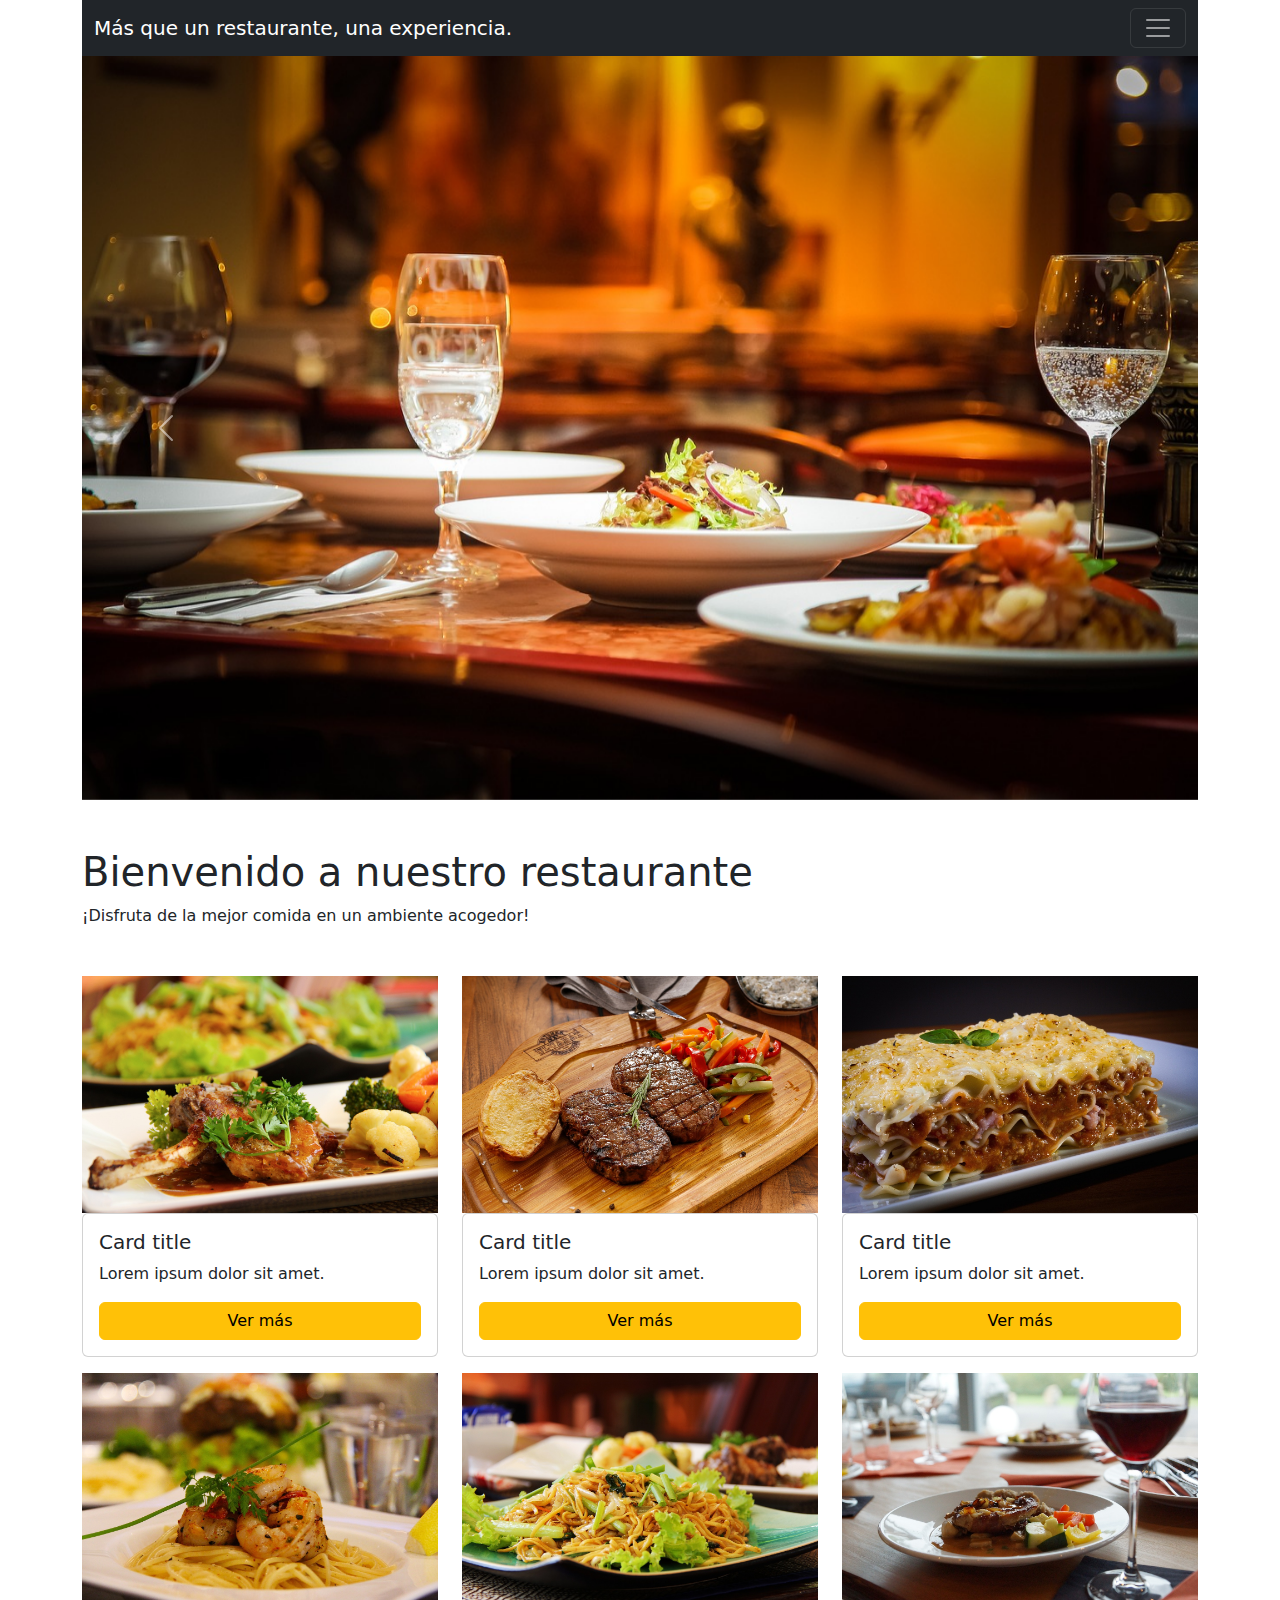
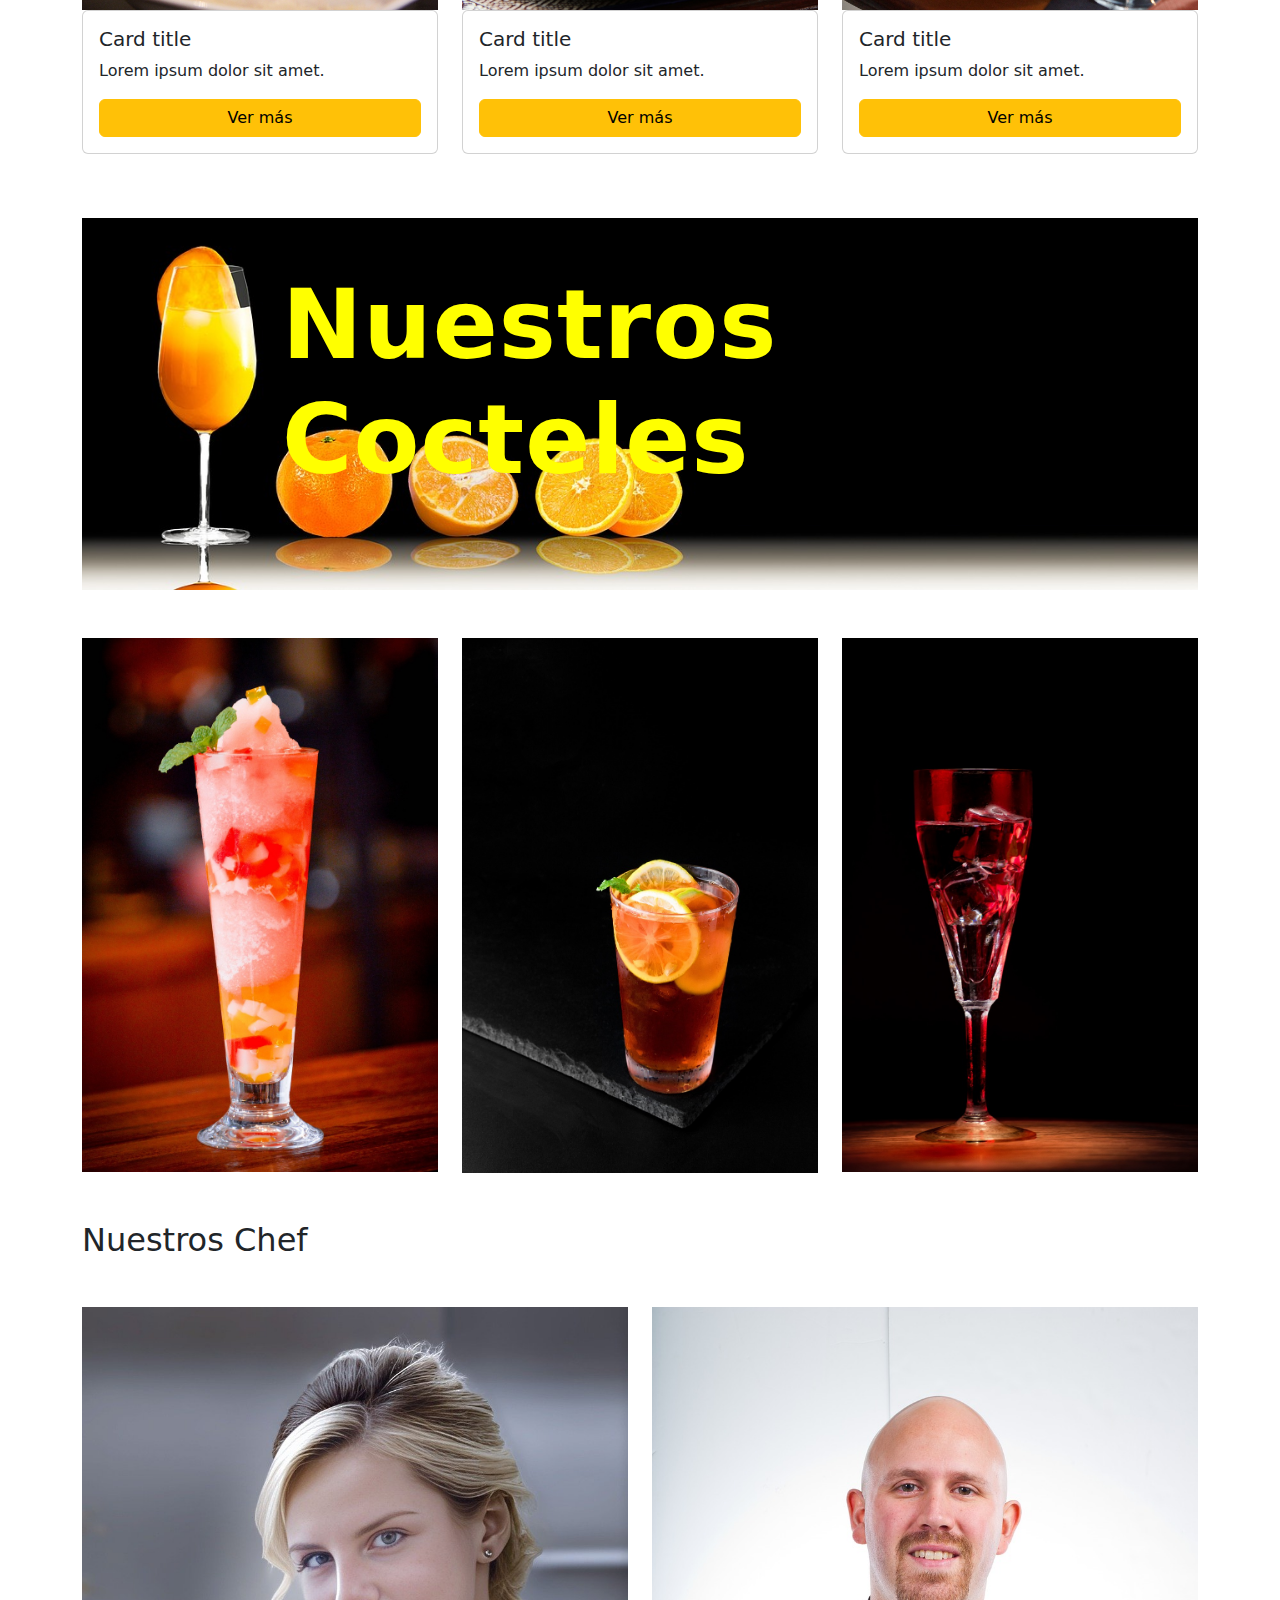
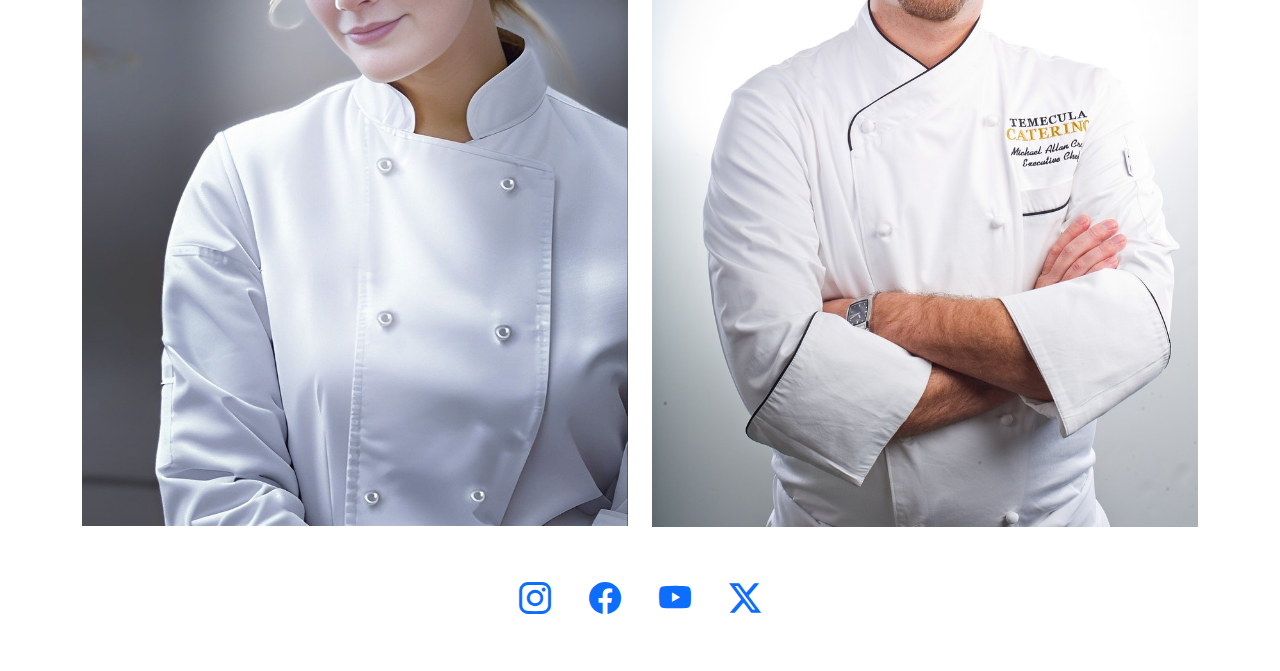
<file: paguina_wep1/bootstrap/index.html>
<!doctype html>
<html lang="en">

<head>
    <meta charset="utf-8">
    <meta name="viewport" content="width=device-width, initial-scale=1">
    <title>Bootstrap</title>
    <link href="https://cdn.jsdelivr.net/npm/bootstrap@5.3.3/dist/css/bootstrap.min.css" rel="stylesheet"
        integrity="sha384-QWTKZyjpPEjISv5WaRU9OFeRpok6YctnYmDr5pNlyT2bRjXh0JMhjY6hW+ALEwIH" crossorigin="anonymous">
    <link rel="stylesheet" href="https://cdn.jsdelivr.net/npm/bootstrap-icons@1.11.3/font/bootstrap-icons.min.css">
    <link rel="stylesheet" href="./css/styles.css">
</head>

<body>
    <div class="container">
        <header>
            <nav class="navbar navbar-dark bg-dark">
                <div class="container-fluid">
                    <a class="navbar-brand" href="#">Más que un restaurante, una experiencia.</a>
                    <button class="navbar-toggler" type="button" data-bs-toggle="offcanvas"
                        data-bs-target="#offcanvasDarkNavbar" aria-controls="offcanvasDarkNavbar"
                        aria-label="Toggle navigation">
                        <span class="navbar-toggler-icon"></span>
                    </button>
                    <div class="offcanvas offcanvas-end text-bg-dark" tabindex="-1" id="offcanvasDarkNavbar"
                        aria-labelledby="offcanvasDarkNavbarLabel">
                        <div class="offcanvas-header">
                            <h5 class="offcanvas-title" id="offcanvasDarkNavbarLabel">Restaurante</h5>
                            <button type="button" class="btn-close btn-close-white" data-bs-dismiss="offcanvas"
                                aria-label="Close"></button>
                        </div>
                        <div class="offcanvas-body">
                            <ul class="navbar-nav justify-content-end flex-grow-1 pe-3">
                                <li class="nav-item">
                                    <a class="nav-link active" aria-current="page" href="#">Inicio</a>
                                </li>
                                <li class="nav-item">
                                    <a class="nav-link" href="#">Reservas</a>
                                </li>
                                <li class="nav-item dropdown">
                                    <a class="nav-link dropdown-toggle" href="#" role="button" data-bs-toggle="dropdown"
                                        aria-expanded="false">
                                        Menú
                                    </a>
                                    <ul class="dropdown-menu dropdown-menu-dark">
                                        <li><a class="dropdown-item" href="#">Entradas</a></li>
                                        <li><a class="dropdown-item" href="#">Platos principales</a></li>
                                        <li>
                                            <hr class="dropdown-divider">
                                        </li>
                                        <li><a class="dropdown-item" href="#">Postres</a></li>
                                        <li><a class="dropdown-item" href="#">Bebidas</a></li>
                                    </ul>
                                </li>
                            </ul>
                            <button id="dark-mode-toggle" class="btn btn-outline-light"><i
                                    class="bi bi-moon"></i></button>
                        </div>
                    </div>
                </div>
            </nav>
        </header>
        <section>
            <div id="carouselExampleFade" class="carousel slide carousel-fade" data-bs-ride="carousel">
                <div class="carousel-inner">
                    <div class="carousel-item active">
                        <img src="./img/banner1.jpg" class="d-block w-100" alt="Restaurante">
                    </div>
                    <div class="carousel-item">
                        <img src="./img/banner2.jpg" class="d-block w-100" alt="Restaurante">
                    </div>
                    <div class="carousel-item">
                        <img src="./img/banner3.jpg" class="d-block w-100" alt="Restaurante">
                    </div>
                </div>
                <button class="carousel-control-prev" type="button" data-bs-target="#carouselExampleFade"
                    data-bs-slide="prev">
                    <span class="carousel-control-prev-icon" aria-hidden="true"></span>
                    <span class="visually-hidden">Anterior</span>
                </button>
                <button class="carousel-control-next" type="button" data-bs-target="#carouselExampleFade"
                    data-bs-slide="next">
                    <span class="carousel-control-next-icon" aria-hidden="true"></span>
                    <span class="visually-hidden">Siguiente</span>
                </button>
            </div>
        </section>
        <section class="my-5 p-0">
            <h1>Bienvenido a nuestro restaurante</h1>
            <p>¡Disfruta de la mejor comida en un ambiente acogedor!</p>
        </section>
        <section class="container p-0">
            <div class="row">
                <div class="col-12 col-md-6 col-lg-4 mb-3">
                    <img src="./img/plato1.jpg" class="card-img-top" alt="Plato 1">
                    <div class="card card-body">
                        <h5 class="card-title">Card title</h5>
                        <p class="card-text">Lorem ipsum dolor sit amet.</p>
                        <a href="#" class="btn btn-warning d-block">Ver más</a>
                    </div>
                </div>
                <div class="col-12 col-md-6 col-lg-4 mb-3">
                    <img src="./img/plato2.jpg" class="card-img-top" alt="Plato 2">
                    <div class="card card-body">
                        <h5 class="card-title">Card title</h5>
                        <p class="card-text">Lorem ipsum dolor sit amet.</p>
                        <a href="#" class="btn btn-warning d-block">Ver más</a>
                    </div>
                </div>
                <div class="col-12 col-md-6 col-lg-4 mb-3">
                    <img src="./img/plato3.jpg" class="card-img-top" alt="Plato 3">
                    <div class="card card-body">
                        <h5 class="card-title">Card title</h5>
                        <p class="card-text">Lorem ipsum dolor sit amet.</p>
                        <a href="#" class="btn btn-warning d-block">Ver más</a>
                    </div>
                </div>
                <div class="col-12 col-md-6 col-lg-4 mb-3">
                    <img src="./img/plato4.jpg" class="card-img-top" alt="Plato 4">
                    <div class="card card-body">
                        <h5 class="card-title">Card title</h5>
                        <p class="card-text">Lorem ipsum dolor sit amet.</p>
                        <a href="#" class="btn btn-warning d-block">Ver más</a>
                    </div>
                </div>
                <div class="col-12 col-md-6 col-lg-4 mb-3">
                    <img src="./img/plato5.jpg" class="card-img-top" alt="Plato 5">
                    <div class="card card-body">
                        <h5 class="card-title">Card title</h5>
                        <p class="card-text">Lorem ipsum dolor sit amet.</p>
                        <a href="#" class="btn btn-warning d-block">Ver más</a>
                    </div>
                </div>
                <div class="col-12 col-md-6 col-lg-4 mb-3">
                    <img src="./img/plato6.jpg" class="card-img-top" alt="Plato 6">
                    <div class="card card-body">
                        <h5 class="card-title">Card title</h5>
                        <p class="card-text">Lorem ipsum dolor sit amet.</p>
                        <a href="#" class="btn btn-warning d-block">Ver más</a>
                    </div>
                </div>
            </div>
        </section>
        <section class="container my-5 p-0 cocteles">
            <h2 class="subtitulo">Nuestros Cocteles</h2>
            <img class="w-100" src="./img/cocteles.jpg" alt="Cocteles">
        </section>
        <section class="container p-0">
            <div class="row">
                <div class="col-12 col-md-6 col-lg-4">
                    <img class="w-100" src="./img/coctel1.jpg" alt="Cóctel">
                </div>
                <div class="col-12 col-md-6 col-lg-4">
                    <img class="w-100" src="./img/coctel2.jpg" alt="Cóctel">
                </div>
                <div class="col-12 col-md-6 col-lg-4">
                    <img class="w-100" src="./img/coctel3.jpg" alt="Cóctel">
                </div>    
            </div>
        </section>
        <section class="container my-5 p-0">
            <h2>Nuestros Chef</h2>
        </section>
        <section class="container p-0">
            <div class="row">
                <div class="col-12 col-md-6">
                    <img class="w-100" src="./img/chef1.jpg" alt="Chef">
                </div>
                <div class="col-12 col-md-6">
                    <img class="w-100" src="./img/chef2.jpg" alt="Chef">
                </div>
            </div>
        </section>
        <footer class="container my-5 p-0 d-flex justify-content-around w-25">
            <a href="#" target="_blank"><i style="font-size: 2rem" class="bi bi-instagram"></i></a>
            <a href="#" target="_blank"><i style="font-size: 2rem" class="bi bi-facebook"></i></a>
            <a href="#" target="_blank"><i style="font-size: 2rem" class="bi bi-youtube"></i></a>
            <a href="#" target="_blank"><i style="font-size: 2rem" class="bi bi-twitter-x"></i></a>
        </footer>
    </div>
    <script src="https://cdn.jsdelivr.net/npm/bootstrap@5.3.3/dist/js/bootstrap.bundle.min.js"
        integrity="sha384-YvpcrYf0tY3lHB60NNkmXc5s9fDVZLESaAA55NDzOxhy9GkcIdslK1eN7N6jIeHz"
        crossorigin="anonymous"></script>
</body>

</html>
</file>
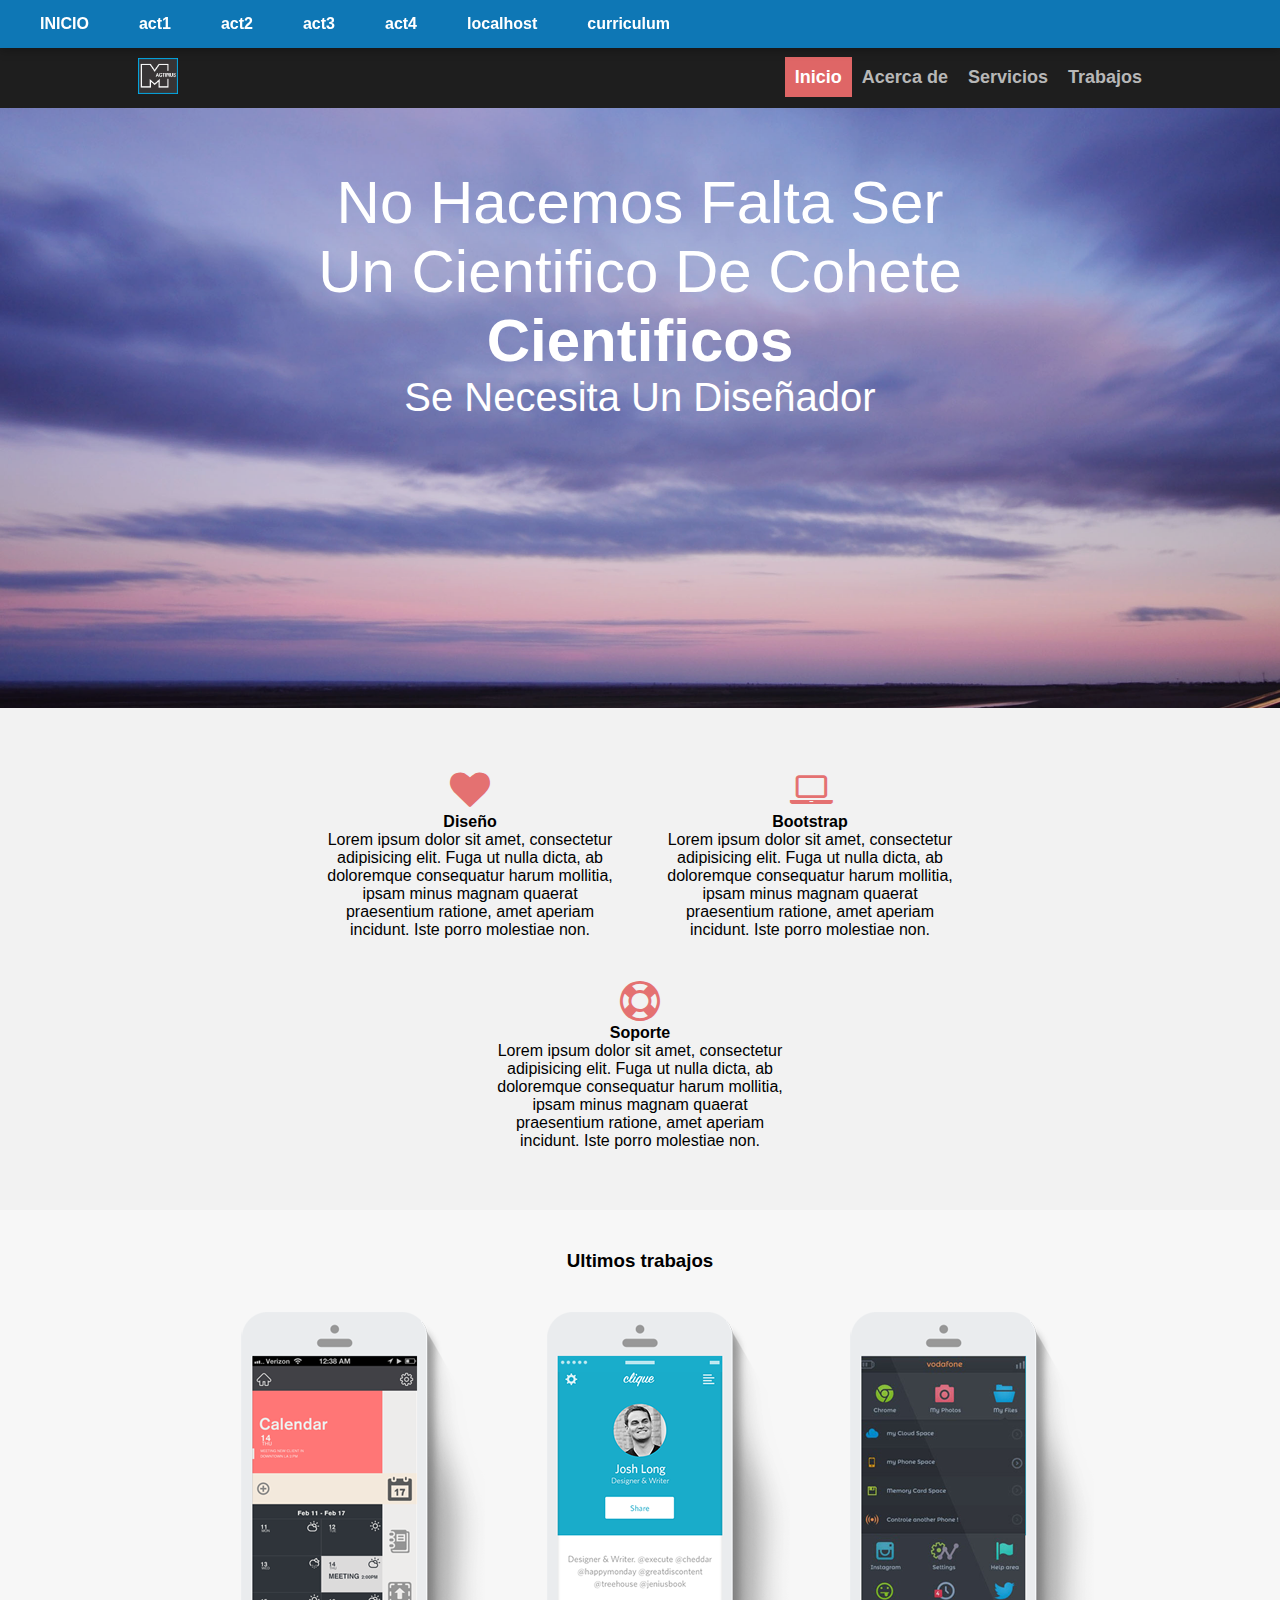
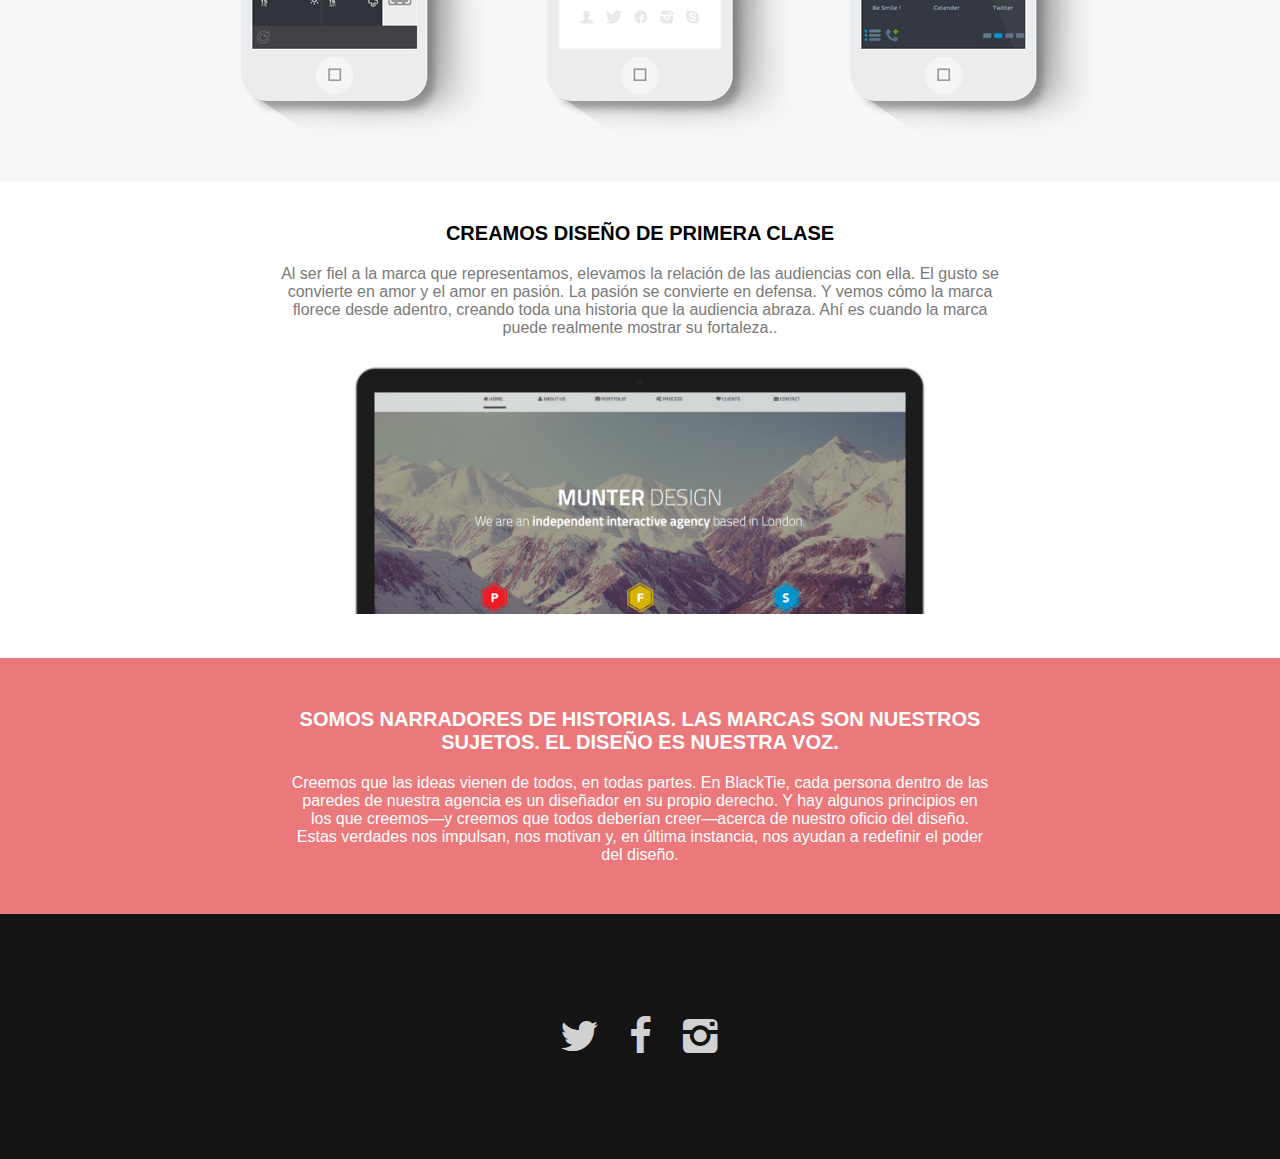
<file: paguina_wep2/Web-Servicio/index.html>
<!DOCTYPE html>
<html lang="en">
<head>
    <meta charset="UTF-8">
    <title>Web servicio magtimus</title>
    <link rel="stylesheet" href="iconos/css/fontello.css">
    <link rel="stylesheet" href="css/menu.css">
    <link rel="stylesheet" href="css/estilos-index.css">
    <link rel="stylesheet" href="css/footer.css">
    
    <meta name="viewport" content="width=device-width, user-scalable=no, initial-scale=1.0, maximum-scale=1.0, minimum-scale=1.0">
</head>
    <nav class="menu-global">
    <div class="menu-container">
        <div class="menu-toggle">
            <span class="bar"></span>
            <span class="bar"></span>
            <span class="bar"></span>
        </div>

        <div class="menu-items">
             <a href="https://florencio-ops.github.io/inici/" class="menu-item home-button">INICIO</a>
             <a href="https://florencio-ops.github.io/paguinas-wep-minimalistas/paguina_wep1/bootstrap/index.html"class="menu-item">act1</a>
            <a href="https://florencio-ops.github.io/paguinas-wep-minimalistas/paguina_wep2/Web-Servicio/index.html"class="menu-item">act2</a>
            <a href="https://florencio-ops.github.io/paguinas-wep-minimalistas/paguina_wep3/paguina_paso a paso/index.html"class="menu-item">act3</a>
            <a href="https://florencio-ops.github.io/paguinas-wep-minimalistas/pqguina_wep4/PAGINA WEB DESDE CERO/index.html"class="menu-item">act4</a>
            <a href="https://florencio-ops.github.io/paguinas-wep-minimalistas/paguina_wep_eredar/localStorage/index.html"class="menu-item">localhost</a>
            <a href="curriculum" class="menu-item">curriculum</a>
        </div>
    </div>
</nav>

<link rel="stylesheet" href="menu.css">
<script src="menu.js" defer></script>

<body>
    <header>
        <img src="images/logo_magtimus3.png" class="img-logo">
        <input type="checkbox" id="check">
        <label for="check" class="icon-menu"></label>
        
        <nav class="menu">
            <ul>
                <li><a href="#" style="background:#df6666;color:white;">Inicio</a></li>
                <li><a href="#">Acerca de</a></li>
                <li><a href="#">Servicios</a></li>
                <li><a href="#">Trabajos</a></li>
            </ul>
        </nav>
    </header>
    
    <main>
        <div class="content-one">
            <div class="content-portada">
                <div class="content-item1">
                    <h4>No Hacemos Falta Ser Un Cientifico De Cohete <h3>Cientificos</h3> </h4>
                    <h2>Se Necesita Un Diseñador</h2>
                </div>
            </div>
        </div>
        <div class="content-two">
            <div class="content-details">
                <div class="content-item2">
                    <label class="icon-heart"></label>
                    <h4>Diseño</h4>
                    <p>Lorem ipsum dolor sit amet, consectetur adipisicing elit. Fuga ut nulla dicta, ab doloremque consequatur harum mollitia, ipsam minus magnam quaerat praesentium ratione, amet aperiam incidunt. Iste porro molestiae non.</p>
                    
                </div>
                <div class="content-item2">
                    <label class="icon-laptop"></label>
                    <h4>Bootstrap</h4>
                    <p>Lorem ipsum dolor sit amet, consectetur adipisicing elit. Fuga ut nulla dicta, ab doloremque consequatur harum mollitia, ipsam minus magnam quaerat praesentium ratione, amet aperiam incidunt. Iste porro molestiae non.</p>
                    
                </div>
                <div class="content-item2">
                    <label class="icon-support"></label>
                    <h4>Soporte</h4>
                    <p>Lorem ipsum dolor sit amet, consectetur adipisicing elit. Fuga ut nulla dicta, ab doloremque consequatur harum mollitia, ipsam minus magnam quaerat praesentium ratione, amet aperiam incidunt. Iste porro molestiae non.</p>
                    
                </div>
            </div>
        </div>
        <div class="content-three">
            <div class="content-module">
                <h3>Ultimos trabajos</h3>
                <img src="images/img2.png">
                <img src="images/img3.png">
                <img src="images/img4.png">
            </div>
        </div>
        <div class="content-for">
            <div class="content-item3">
                <h4>CREAMOS DISEÑO DE PRIMERA CLASE</h4>
                <p>Al ser fiel a la marca que representamos, elevamos la relación de las audiencias con ella. El gusto se convierte en amor y el amor en pasión. La pasión se convierte en defensa. Y vemos cómo la marca florece desde adentro, creando toda una historia que la audiencia abraza. Ahí es cuando la marca puede realmente mostrar su fortaleza..</p>
                <img src="images/img5.png">
            </div>
            <div class="content-five">
                <div class="content-item4">
                    <h4>SOMOS NARRADORES DE HISTORIAS. LAS MARCAS SON NUESTROS SUJETOS. EL DISEÑO ES NUESTRA VOZ.</h4>
                    <p>Creemos que las ideas vienen de todos, en todas partes. En BlackTie, cada persona dentro de las paredes de nuestra agencia es un diseñador en su propio derecho. Y hay algunos principios en los que creemos—y creemos que todos deberían creer—acerca de nuestro oficio del diseño. Estas verdades nos impulsan, nos motivan y, en última instancia, nos ayudan a redefinir el poder del diseño.</p>
                </div>
            </div>
        </div>
    </main>
    <footer>
        <label class="icon-twitter"></label>
        <label class="icon-facebook"></label>
        <label class="icon-instagram"></label>
    </footer>
</body>
</html>
</file>
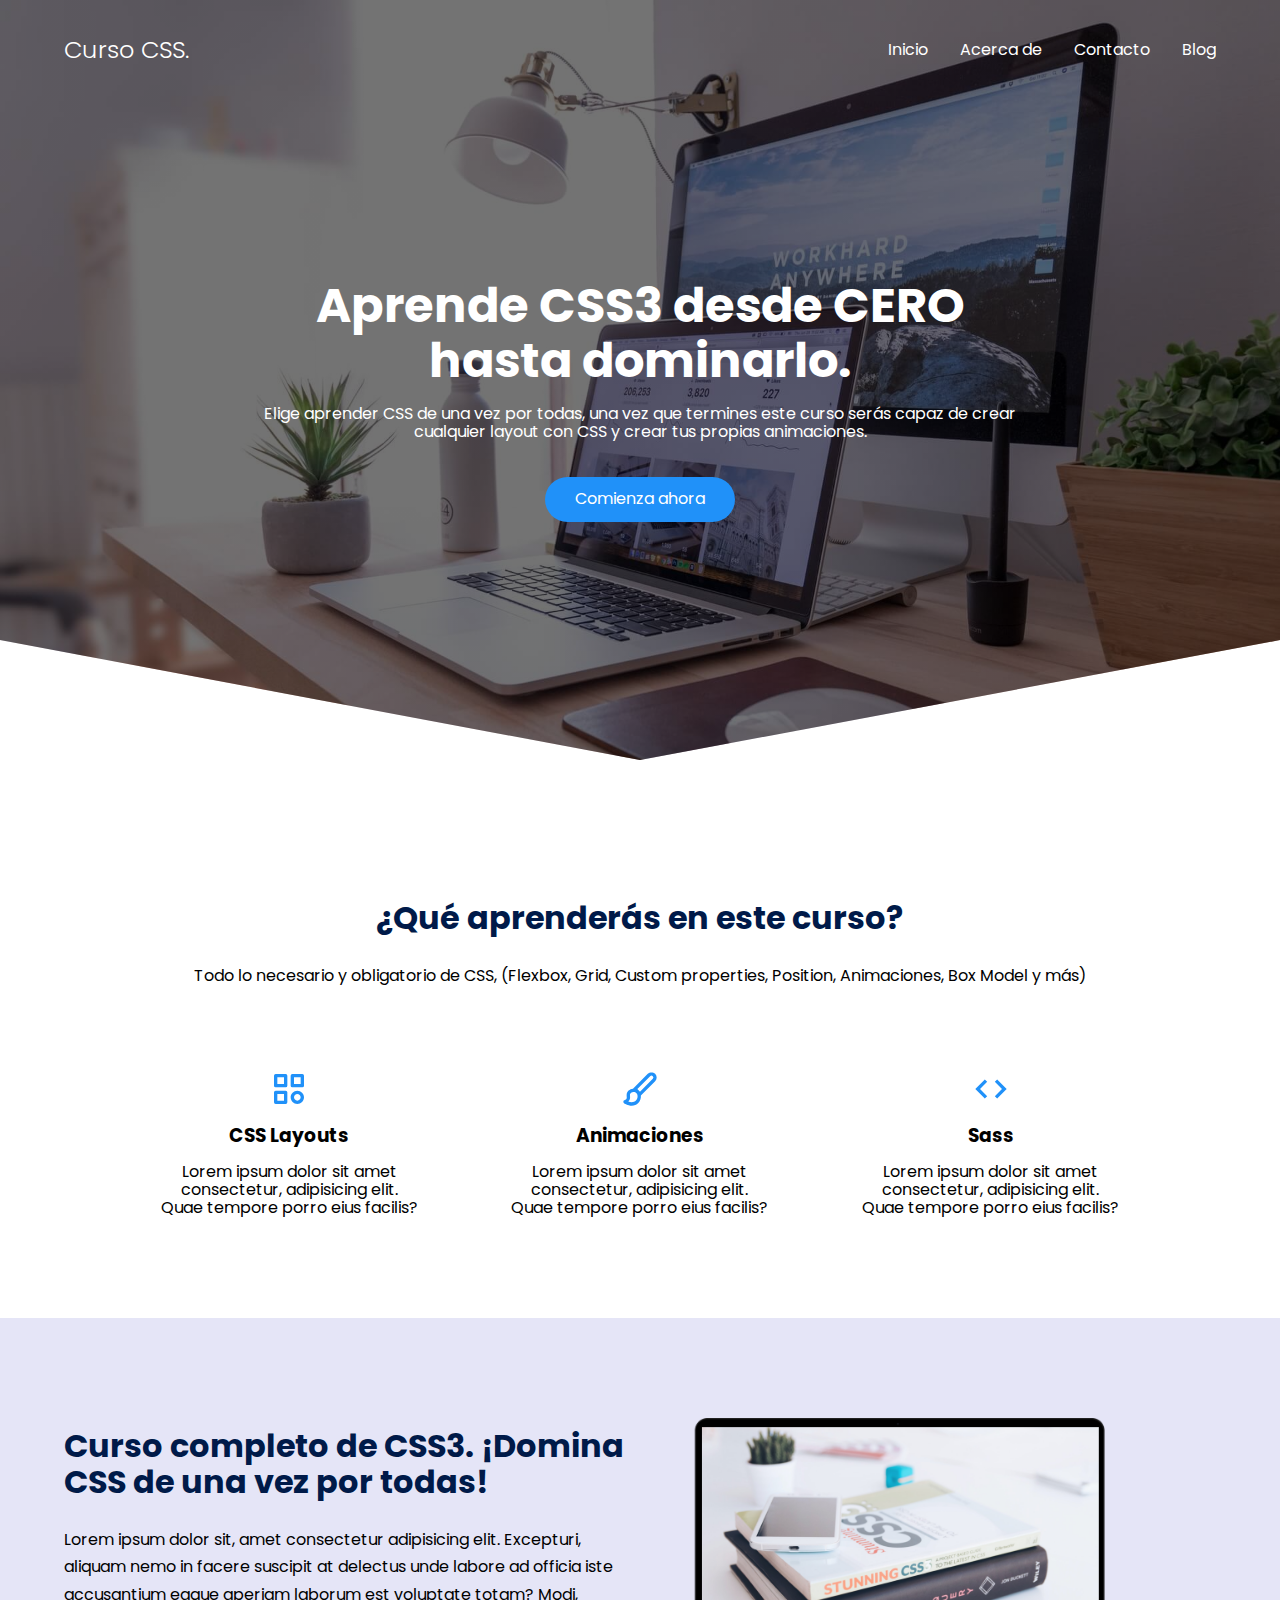
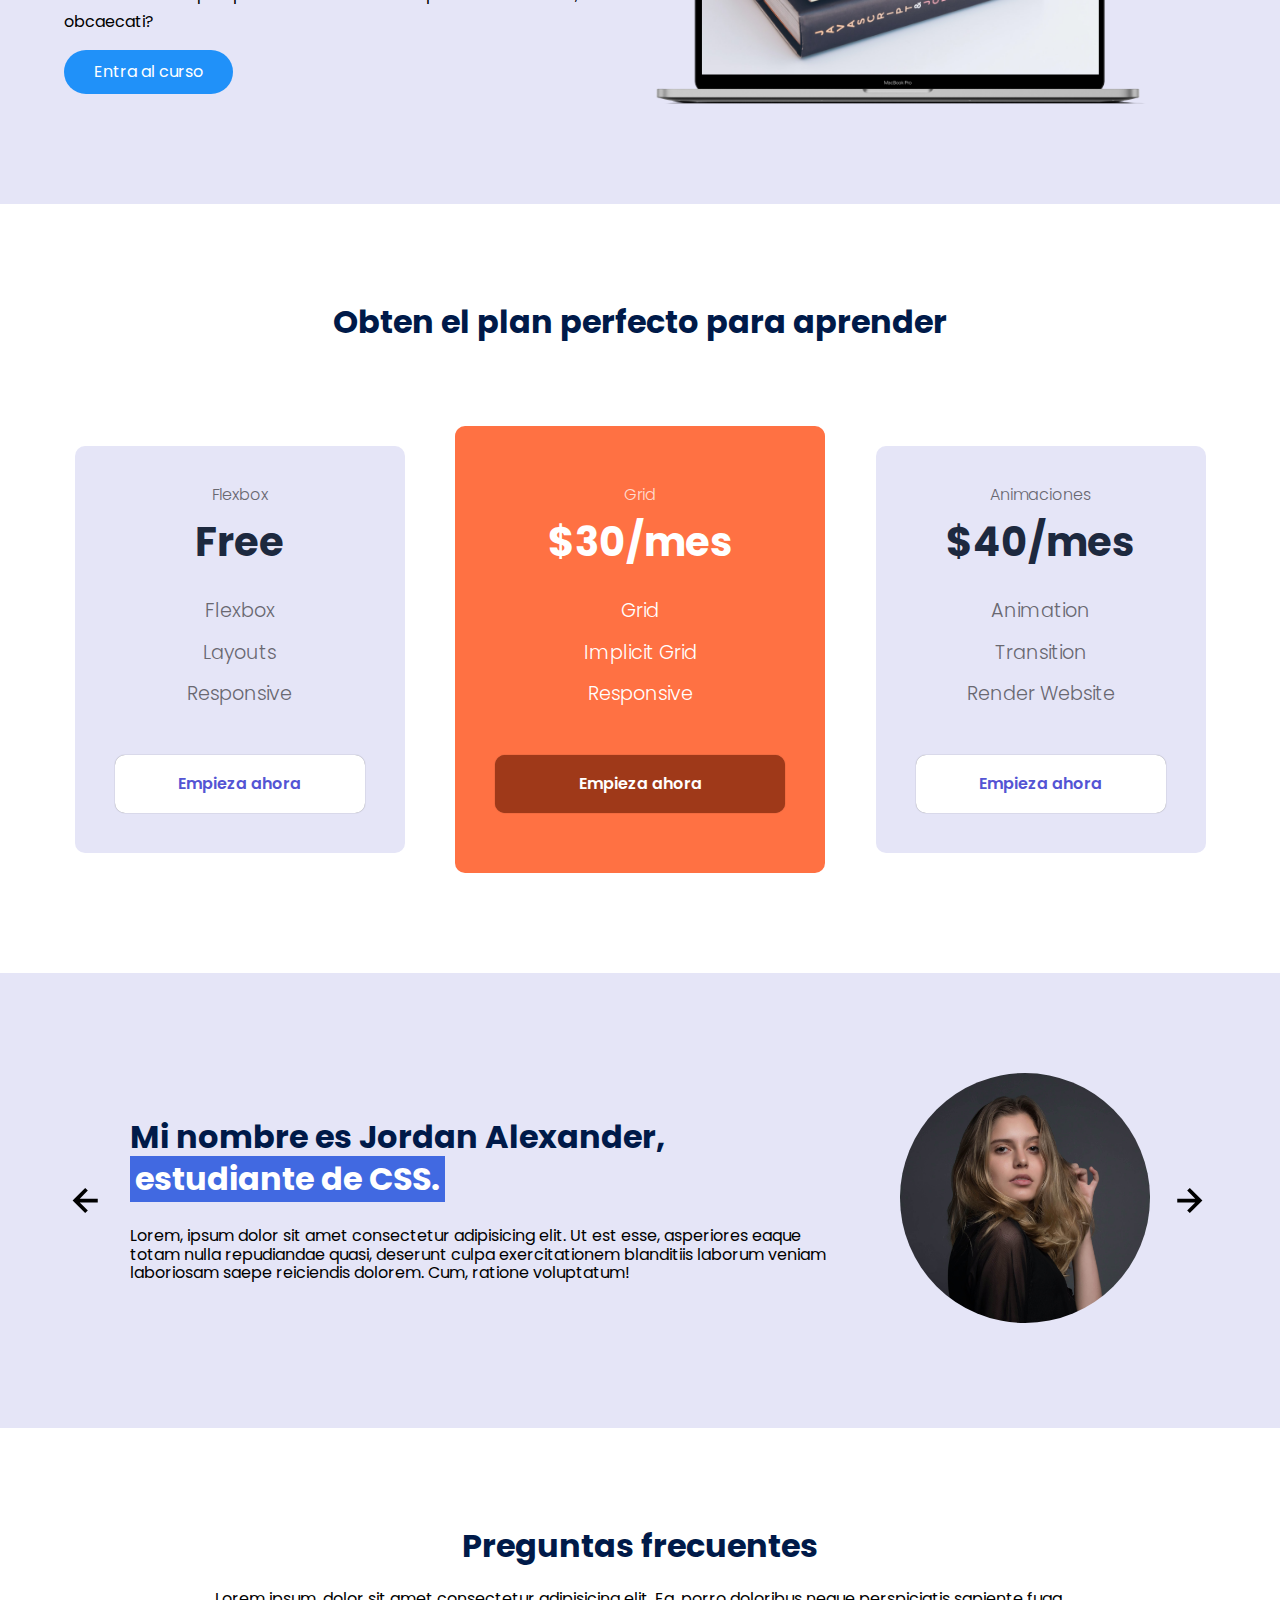
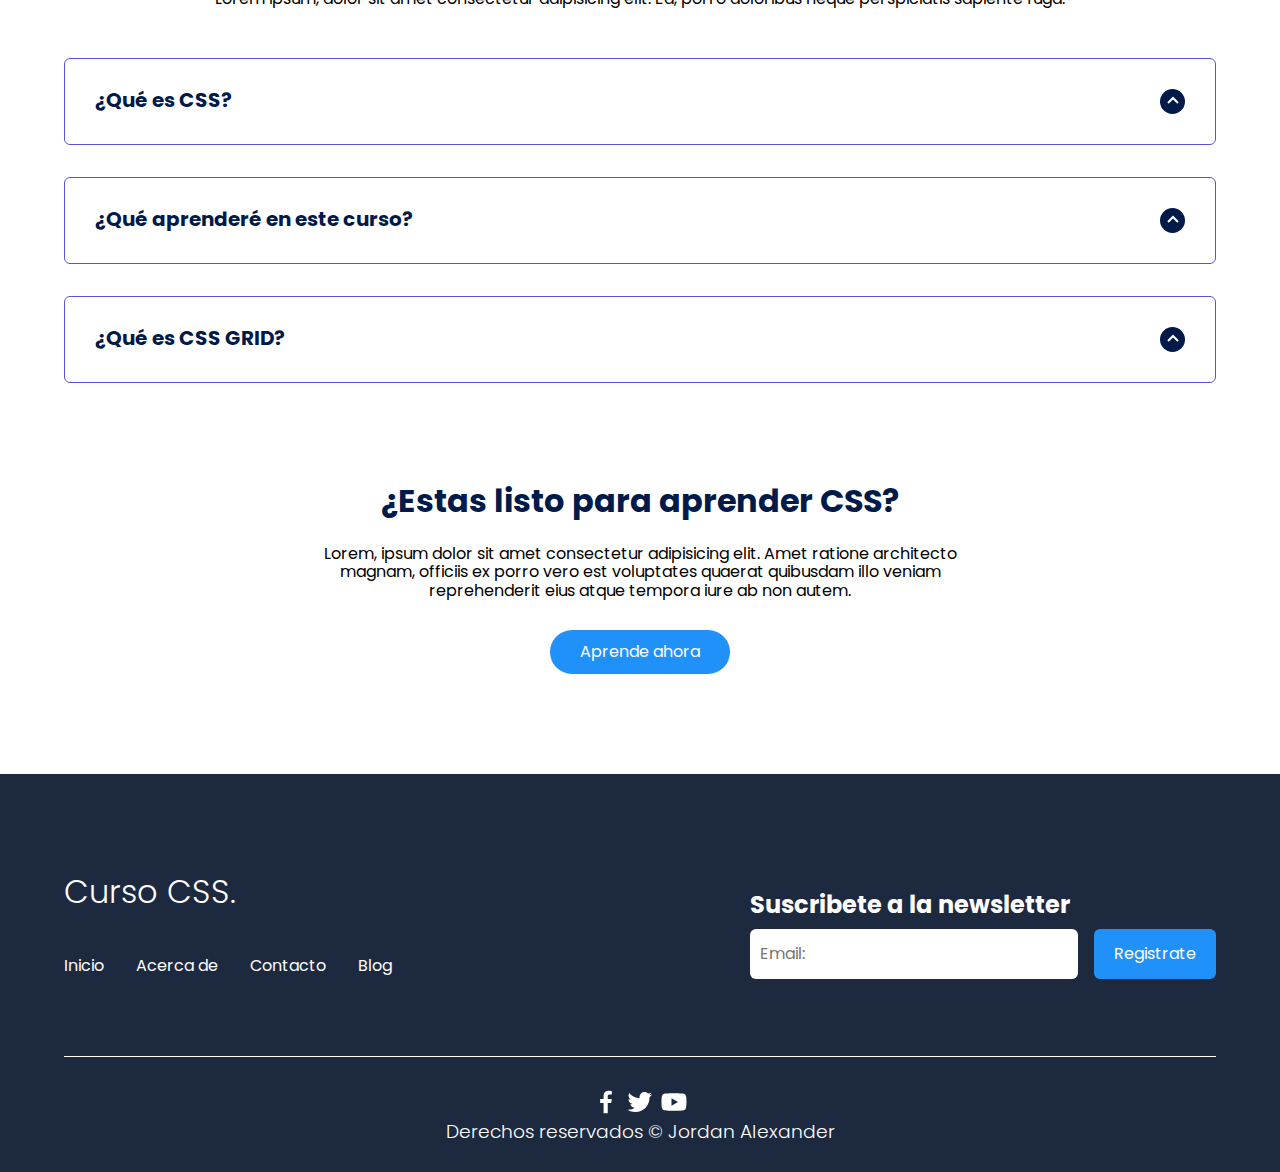
<file: paguina_wep3/paguina_paso a paso/index.html>
<!DOCTYPE html>
<html lang="es">

<head>
    <meta charset="UTF-8">
    <meta http-equiv="X-UA-Compatible" content="IE=edge">
    <meta name="viewport" content="width=device-width, initial-scale=1.0">
    <title>MASTER EN CSS</title>
    <link rel="shortcut icon" href="./images/favicon.png" type="image/x-icon">
    <link rel="stylesheet" href="./css/normalize.css">
    <link rel="stylesheet" href="./css/estilos.css">

    <meta name="theme-color" content="#2091F9">

    <meta name="title" content="Aprende CSS desde cero">
    <meta name="description"
        content="Hola, soy una descripción que verás cuando busques algo de mi temática en Google.">


    <meta property="og:type" content="website">
    <meta property="og:url" content="https://alexcgdesign.github.io">
    <meta property="og:title" content="Aprende CSS desde cero">
    <meta property="og:description"
        content="Hola, soy una descripción que verás cuando busques algo de mi temática en Google.">
    <meta property="og:image" content="https://alexcgdesign.github.io/images/css.jpg">

    <meta property="twitter:card" content="summary_large_image">
    <meta property="twitter:url" content="https://www.jordanalex.com/">
    <meta property="twitter:title" content="Aprende CSS desde cero">
    <meta property="twitter:description"
        content="Hola, soy una descripción que verás cuando busques algo de mi temática en Google.">
    <meta property="twitter:image" content="https://alexcgdesign.github.io/images/css.jpg">
</head>

<body>

    <header class="hero">
        <nav class="nav container">
            <div class="nav__logo">
                <h2 class="nav__title">Curso CSS.</h2>
            </div>

            <ul class="nav__link nav__link--menu">
                <li class="nav__items">
                    <a href="#" class="nav__links">Inicio</a>
                </li>
                <li class="nav__items">
                    <a href="#" class="nav__links">Acerca de</a>
                </li>
                <li class="nav__items">
                    <a href="#" class="nav__links">Contacto</a>
                </li>
                <li class="nav__items">
                    <a href="#" class="nav__links">Blog</a>
                </li>

                <img src="./images/close.svg" class="nav__close">
            </ul>

            <div class="nav__menu">
                <img src="./images/menu.svg" class="nav__img">
            </div>
        </nav>

        <section class="hero__container container">
            <h1 class="hero__title">Aprende CSS3 desde CERO hasta dominarlo.</h1>
            <p class="hero__paragraph">Elige aprender CSS de una vez por todas, una vez que termines este curso serás
                capaz de crear cualquier layout con CSS y crear tus propias animaciones.</p>
            <a href="#" class="cta">Comienza ahora</a>
        </section>
    </header>

    <main>
        <section class="container about">
            <h2 class="subtitle">¿Qué aprenderás en este curso?</h2>
            <p class="about__paragraph">Todo lo necesario y obligatorio de CSS, (Flexbox, Grid, Custom properties,
                Position, Animaciones, Box Model y más)</p>

            <div class="about__main">
                <article class="about__icons">
                    <img src="./images/shapes.svg" class="about__icon">
                    <h3 class="about__title">CSS Layouts</h3>
                    <p class="about__paragrah">Lorem ipsum dolor sit amet consectetur, adipisicing elit. Quae tempore
                        porro eius facilis?</p>
                </article>

                <article class="about__icons">
                    <img src="./images/paint.svg" class="about__icon">
                    <h3 class="about__title">Animaciones</h3>
                    <p class="about__paragrah">Lorem ipsum dolor sit amet consectetur, adipisicing elit. Quae tempore
                        porro eius facilis?</p>
                </article>

                <article class="about__icons">
                    <img src="./images/code.svg" class="about__icon">
                    <h3 class="about__title">Sass</h3>
                    <p class="about__paragrah">Lorem ipsum dolor sit amet consectetur, adipisicing elit. Quae tempore
                        porro eius facilis?</p>
                </article>
            </div>
        </section>

        <section class="knowledge">
            <div class="knowledge__container container">
                <div class="knowledege__texts">
                    <h2 class="subtitle">Curso completo de CSS3. ¡Domina CSS de una vez por todas!</h2>
                    <p class="knowledge__paragraph">Lorem ipsum dolor sit, amet consectetur adipisicing elit. Excepturi,
                        aliquam nemo in facere suscipit at delectus unde labore ad officia iste accusantium eaque
                        aperiam laborum est voluptate totam? Modi, obcaecati?</p>
                    <a href="#" class="cta">Entra al curso</a>
                </div>

                <figure class="knowledge__picture">
                    <img src="./images/macbook.png" class="knowledge__img">
                </figure>
            </div>
        </section>

        <section class="price container">
            <h2 class="subtitle">Obten el plan perfecto para aprender</h2>

            <div class="price__table">
                <div class="price__element">
                    <p class="price__name">Flexbox</p>
                    <h3 class="price__price">Free</h3>

                    <div class="price__items">
                        <p class="price__features">Flexbox</p>
                        <p class="price__features">Layouts</p>
                        <p class="price__features">Responsive</p>
                    </div>

                    <a href="#" class="price__cta">Empieza ahora</a>
                </div>


                <div class="price__element price__element--best">
                    <p class="price__name">Grid</p>
                    <h3 class="price__price">$30/mes</h3>

                    <div class="price__items">
                        <p class="price__features">Grid</p>
                        <p class="price__features">Implicit Grid</p>
                        <p class="price__features">Responsive</p>
                    </div>

                    <a href="#" class="price__cta">Empieza ahora</a>
                </div>


                <div class="price__element">
                    <p class="price__name">Animaciones</p>
                    <h3 class="price__price">$40/mes</h3>

                    <div class="price__items">
                        <p class="price__features">Animation</p>
                        <p class="price__features">Transition</p>
                        <p class="price__features">Render Website</p>
                    </div>

                    <a href="#" class="price__cta">Empieza ahora</a>
                </div>


            </div>
        </section>

        <section class="testimony">
            <div class="testimony__container container">
                <img src="./images/leftarrow.svg" class="testimony__arrow" id="before">

                <section class="testimony__body testimony__body--show" data-id="1">
                    <div class="testimony__texts">
                        <h2 class="subtitle">Mi nombre es Jordan Alexander, <span class="testimony__course">estudiante
                                de CSS.</span></h2>
                        <p class="testimony__review">Lorem, ipsum dolor sit amet consectetur adipisicing elit. Ut est
                            esse, asperiores eaque totam nulla repudiandae quasi, deserunt culpa exercitationem
                            blanditiis laborum veniam laboriosam saepe reiciendis dolorem. Cum, ratione voluptatum!</p>
                    </div>

                    <figure class="testimony__picture">
                        <img src="./images/face.jpg" class="testimony__img">
                    </figure>
                </section>

                <section class="testimony__body" data-id="2">
                    <div class="testimony__texts">
                        <h2 class="subtitle">Mi nombre es Alejandra Perez, <span class="testimony__course">estudiante de
                                CSS.</span></h2>
                        <p class="testimony__review">Lorem, ipsum dolor sit amet consectetur adipisicing elit. Ut est
                            esse, asperiores eaque laborum veniam laboriosam saepe reiciendis dolorem. Cum, ratione
                            voluptatum!</p>
                    </div>

                    <figure class="testimony__picture">
                        <img src="./images/face2.jpg" class="testimony__img">
                    </figure>
                </section>

                <section class="testimony__body" data-id="3">
                    <div class="testimony__texts">
                        <h2 class="subtitle">Mi nombre es Karen Arteaga, <span class="testimony__course">estudiante de
                                CSS.</span></h2>
                        <p class="testimony__review">Lorem, ipsum dolor sit amet consectetur adipisicing elit. Ut est
                            esse, niam laboriosam saepe reiciendis dolorem. Cum, ratione voluptatum!</p>
                    </div>

                    <figure class="testimony__picture">
                        <img src="./images/face3.jpg" class="testimony__img">
                    </figure>
                </section>

                <section class="testimony__body" data-id="4">
                    <div class="testimony__texts">
                        <h2 class="subtitle">Mi nombre es Kevin Ramirez, <span class="testimony__course">estudiante de
                                CSS.</span></h2>
                        <p class="testimony__review">Lorem, ipsum dolor sit amet consectetur adipisicing elit. Ut est
                            esse, niam laboriosam saepe reiciendis dolorem. Cum, ratione voluptatum!</p>
                    </div>

                    <figure class="testimony__picture">
                        <img src="./images/face4.jpg" class="testimony__img">
                    </figure>
                </section>


                <img src="./images/rightarrow.svg" class="testimony__arrow" id="next">
            </div>
        </section>

        <section class="questions container">
            <h2 class="subtitle">Preguntas frecuentes</h2>
            <p class="questions__paragraph">Lorem ipsum, dolor sit amet consectetur adipisicing elit. Ea, porro
                doloribus neque perspiciatis sapiente fuga.</p>

            <section class="questions__container">
                <article class="questions__padding">
                    <div class="questions__answer">
                        <h3 class="questions__title">¿Qué es CSS?
                            <span class="questions__arrow">
                                <img src="./images/arrow.svg" class="questions__img">
                            </span>
                        </h3>

                        <p class="questions__show">Lorem ipsum, dolor sit amet consectetur adipisicing elit. Quos
                            facere, quidem eum id excepturi assumenda explicabo nam accusamus veritatis voluptates
                            eveniet adipisci, dicta nihil nemo modi possimus officiis quam atque? Lorem ipsum, dolor sit
                            amet consectetur adipisicing elit. Quos facere, quidem eum id excepturi assumenda explicabo
                            nam accusamus veritatis voluptates eveniet adipisci, dicta nihil nemo modi possimus officiis
                            quam atque?</p>
                    </div>
                </article>

                <article class="questions__padding">
                    <div class="questions__answer">
                        <h3 class="questions__title">¿Qué aprenderé en este curso?
                            <span class="questions__arrow">
                                <img src="./images/arrow.svg" class="questions__img">
                            </span>
                        </h3>

                        <p class="questions__show">Lorem ipsum, dolor sit amet consectetur adipisicing elit. Quos
                            facere, quidem eum id excepturi assumenda explicabo nam accusamus veritatis voluptates
                            eveniet adipisci, dicta nihil nemo modi possimus officiis quam atque? Lorem ipsum, dolor sit
                            amet consectetur adipisicing elit. Quos facere, quidem eum id excepturi assumenda explicabo
                            nam accusamus veritatis voluptates eveniet adipisci, dicta nihil nemo modi possimus officiis
                            quam atque?</p>
                    </div>
                </article>

                <article class="questions__padding">
                    <div class="questions__answer">
                        <h3 class="questions__title">¿Qué es CSS GRID?
                            <span class="questions__arrow">
                                <img src="./images/arrow.svg" class="questions__img">
                            </span>
                        </h3>

                        <p class="questions__show">Lorem ipsum, dolor sit amet consectetur adipisicing elit. Quos
                            facere, quidem eum id excepturi assumenda explicabo nam accusamus veritatis voluptates
                            eveniet adipisci, dicta nihil nemo modi possimus officiis quam atque? Lorem ipsum, dolor sit
                            amet consectetur adipisicing elit. Quos facere, quidem eum id excepturi assumenda explicabo
                            nam accusamus veritatis voluptates eveniet adipisci, dicta nihil nemo modi possimus officiis
                            quam atque?</p>
                    </div>
                </article>
            </section>

            <section class="questions__offer">
                <h2 class="subtitle">¿Estas listo para aprender CSS?</h2>
                <p class="questions__copy">Lorem, ipsum dolor sit amet consectetur adipisicing elit. Amet ratione
                    architecto magnam, officiis ex porro vero est voluptates quaerat quibusdam illo veniam reprehenderit
                    eius atque tempora iure ab non autem.</p>
                <a href="#" class="cta">Aprende ahora</a>
            </section>
        </section>
    </main>

    <footer class="footer">
        <section class="footer__container container">
            <nav class="nav nav--footer">
                <h2 class="footer__title">Curso CSS.</h2>

                <ul class="nav__link nav__link--footer">
                    <li class="nav__items">
                        <a href="#" class="nav__links">Inicio</a>
                    </li>
                    <li class="nav__items">
                        <a href="#" class="nav__links">Acerca de</a>
                    </li>
                    <li class="nav__items">
                        <a href="#" class="nav__links">Contacto</a>
                    </li>
                    <li class="nav__items">
                        <a href="#" class="nav__links">Blog</a>
                    </li>
                </ul>
            </nav>

            <form class="footer__form" action="https://formspree.io/f/mknkkrkj" method="POST">
                <h2 class="footer__newsletter">Suscribete a la newsletter</h2>
                <div class="footer__inputs">
                    <input type="email" placeholder="Email:" class="footer__input" name="_replyto">
                    <input type="submit" value="Registrate" class="footer__submit">
                </div>
            </form>
        </section>

        <section class="footer__copy container">
            <div class="footer__social">
                <a href="#" class="footer__icons"><img src="./images/facebook.svg" class="footer__img"></a>
                <a href="#" class="footer__icons"><img src="./images/twitter.svg" class="footer__img"></a>
                <a href="#" class="footer__icons"><img src="./images/youtube.svg" class="footer__img"></a>
            </div>

            <h3 class="footer__copyright">Derechos reservados &copy; Jordan Alexander</h3>
        </section>
    </footer>

    <script src="./js/slider.js"></script>
    <script src="./js/questions.js"></script>
    <script src="./js/menu.js"></script>
</body>

</html>
</file>
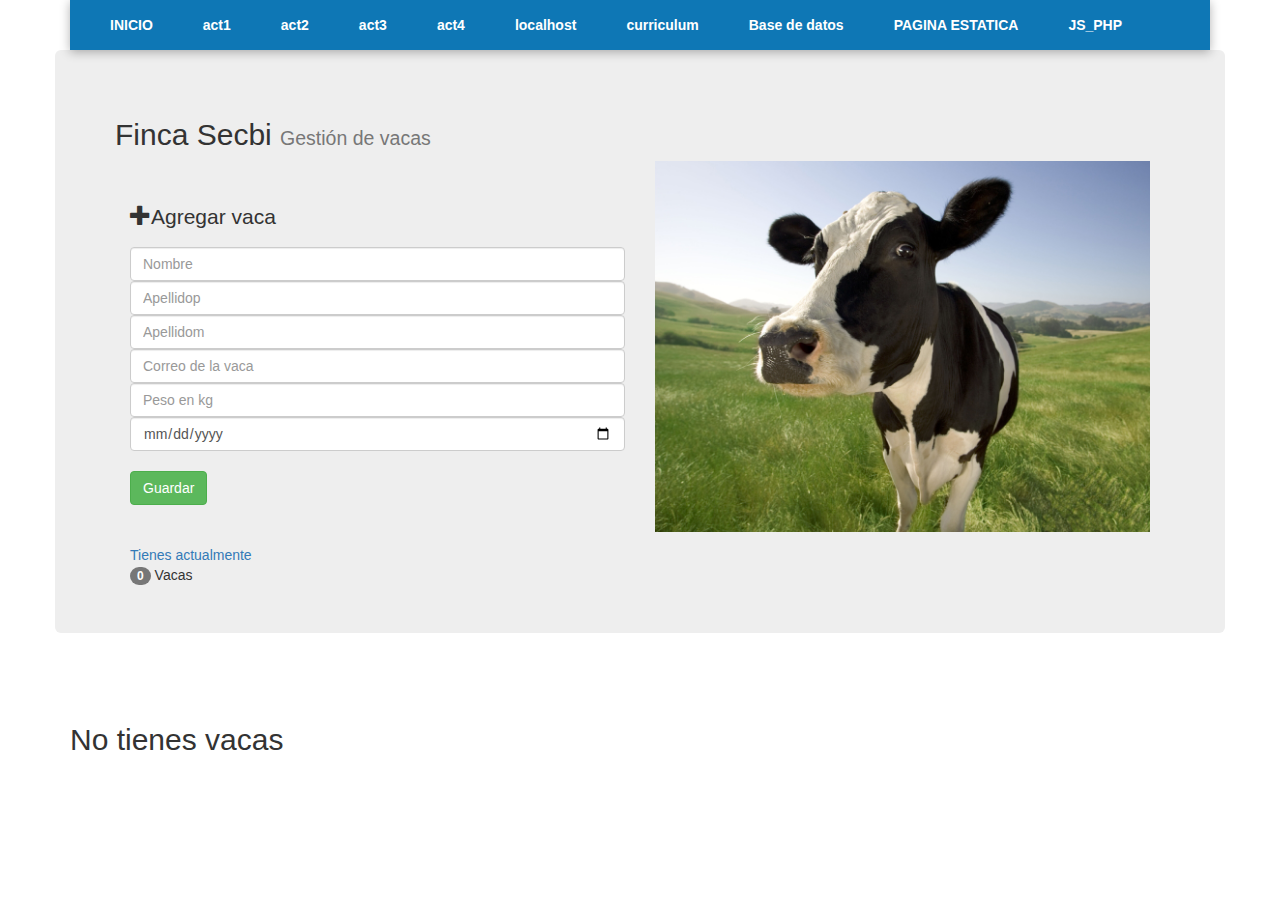
<file: paguina_wep_eredar/localStorage/index.html>
<!DOCTYPE html>
<html>
    <head>
        <meta charset="utf-8">
        <title>CRUD demo js</title>
        <link rel="stylesheet" href="estilos.css">
        <script type="text/javascript" src="http://code.jquery.com/jquery-2.1.4.min.js"></script>
        <link href="https://maxcdn.bootstrapcdn.com/bootstrap/3.3.4/css/bootstrap.min.css" rel="stylesheet">
    </head>
<nav class="menu-global">
    <div class="menu-container">
        <div class="menu-toggle">
            <span class="bar"></span>
            <span class="bar"></span>
            <span class="bar"></span>
        </div>

        <div class="menu-items">
             <a href="https://florencio-ops.github.io/inici/" class="menu-item home-button">INICIO</a>
             <a href="https://florencio-ops.github.io/paguinas-wep-minimalistas/paguina_wep1/bootstrap/index.html"class="menu-item">act1</a>
            <a href="https://florencio-ops.github.io/paguinas-wep-minimalistas/paguina_wep2/Web-Servicio/index.html"class="menu-item">act2</a>
            <a href="https://florencio-ops.github.io/paguinas-wep-minimalistas/paguina_wep3/paguina_paso a paso/index.html"class="menu-item">act3</a>
            <a href="https://florencio-ops.github.io/paguinas-wep-minimalistas/pqguina_wep4/PAGINA WEB DESDE CERO/index.html"class="menu-item">act4</a>
            <a href="https://florencio-ops.github.io/paguinas-wep-minimalistas/paguina_wep_eredar/localStorage/index.html"class="menu-item">localhost</a>
            <a href="https://florh.kesug.com/curiculo/index.html" class="menu-item">curriculum</a>
	    <a href="https://florh.kesug.com/CRUD%20PHP%20MySQL/index.php"class="menu-item">Base de datos</a>
             <a href="https://florh.kesug.com/Florencio%20Chan%20Couoh/Index.htm"class="menu-item">PAGINA ESTATICA</a>
            <a href="https://florh.kesug.com/JS_PHP/Curso%20de%20PHP.html"class="menu-item">JS_PHP</a>
        </div>
        
    </div>
</nav>

<link rel="stylesheet" href="menu.css">
<script src="menu.js" defer></script>

    <body class="container">
        <div class="mensaje-alerta">
        </div>

        <div class="jumbotron row ">
            <h2> Finca Secbi <small>Gestión de vacas</small></h2>


            <div class="col-md-6">
                <hr>
                    <p class="modo"> <span class="glyphicon glyphicon-plus"></span>Agregar vaca</p>
                <form id="vacas-form">
                    <input  class="form-control" type="text" id="nombre" placeholder="Nombre">
                    <input  class="form-control" type="text" id="apellidop" placeholder="Apellidop">
                    <input  class="form-control" type="text" id="apellidom" placeholder="Apellidom">
                    <input  class="form-control" type="email" id="correo" placeholder="Correo de la vaca">
                    <input  class="form-control" type="number" id="peso" placeholder="Peso en kg">
                    <input  class="form-control" type="date" id="fecha_nacimiento" placeholder="Fecha de nacimiento">
                    <br>
                    <input type="submit" class="btn btn-success" value=" Guardar">
                </form>
                <br>
                <br>
                <div id="numeroVacas">

                </div>

            </div>

            <div class="col-md-6">
                <img style=" width:100%" src="vaca.jpg" alt="" />
            </div>

        </div>


        <br>
        <br>
        <table class="table" id="dbVacas-list">

        </table>

    </body>
    <script type="text/javascript" src="funciones.js"></script>
</html>
</file>
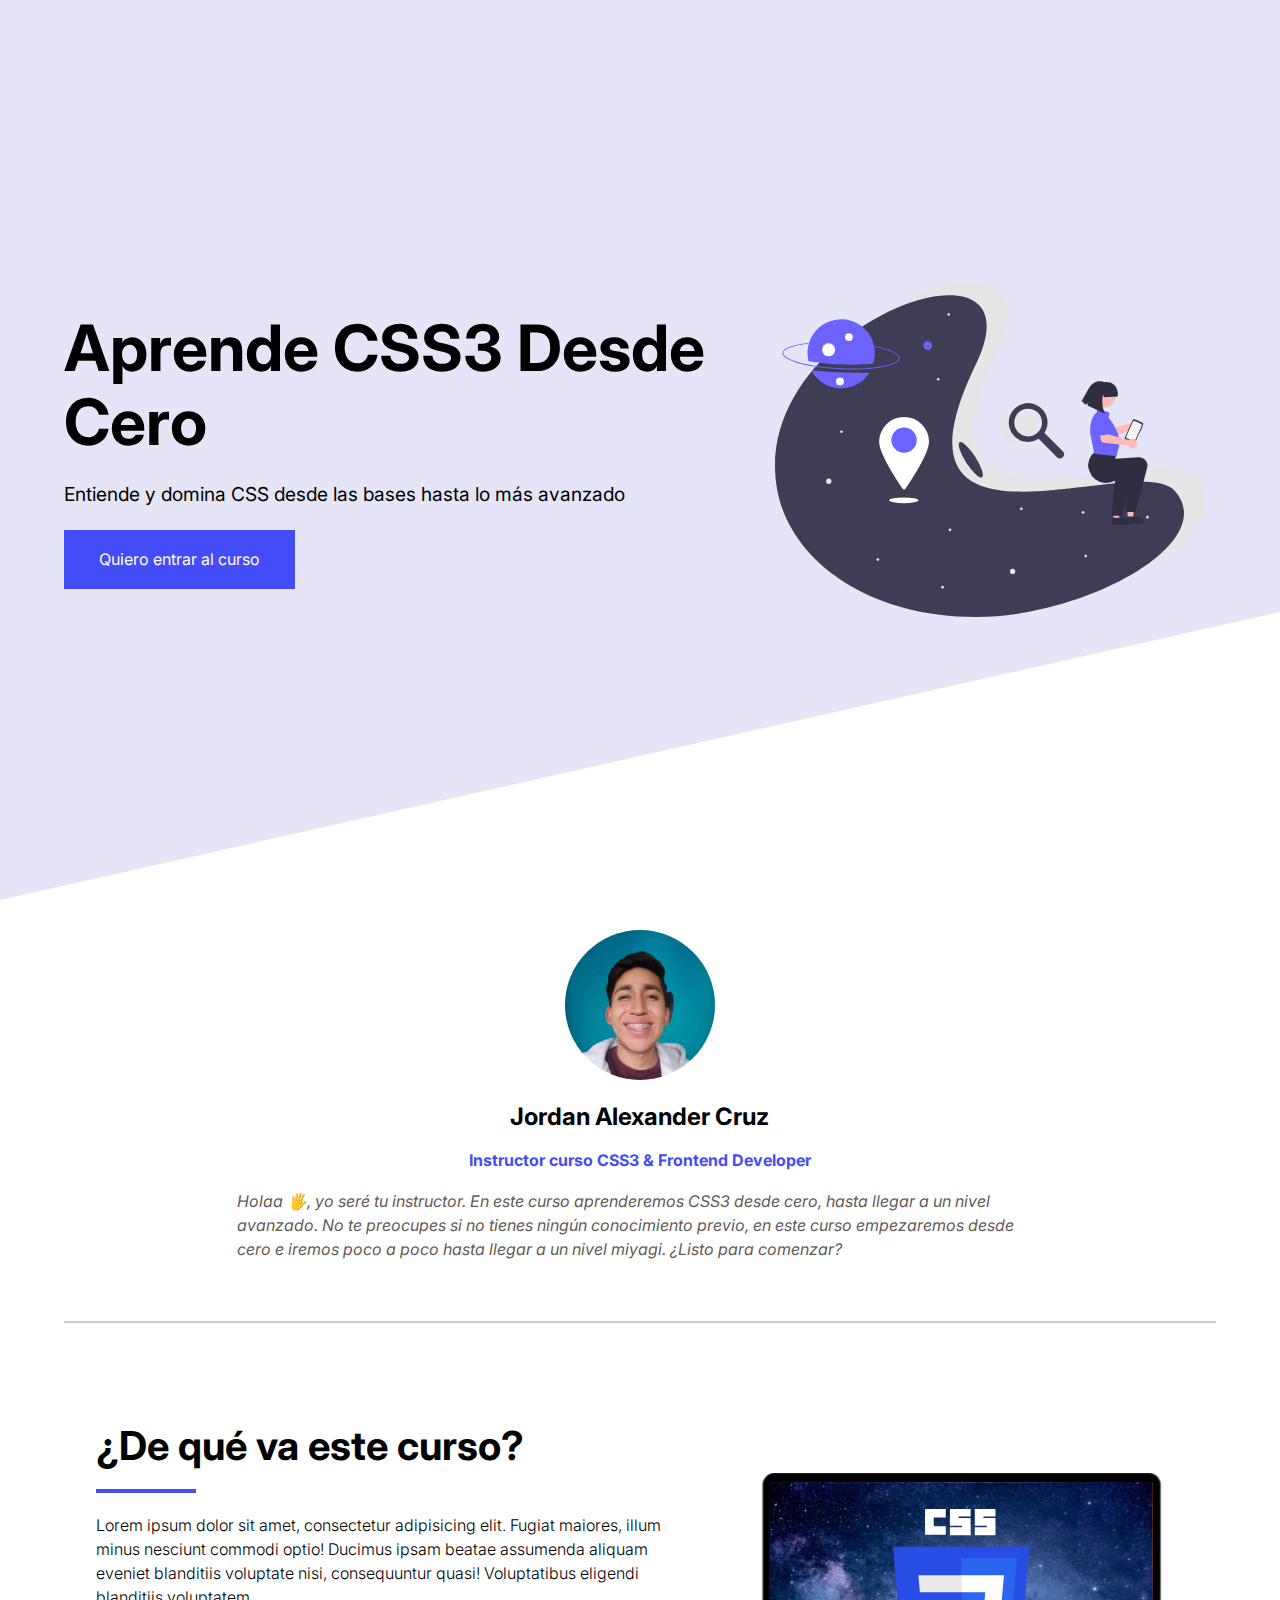
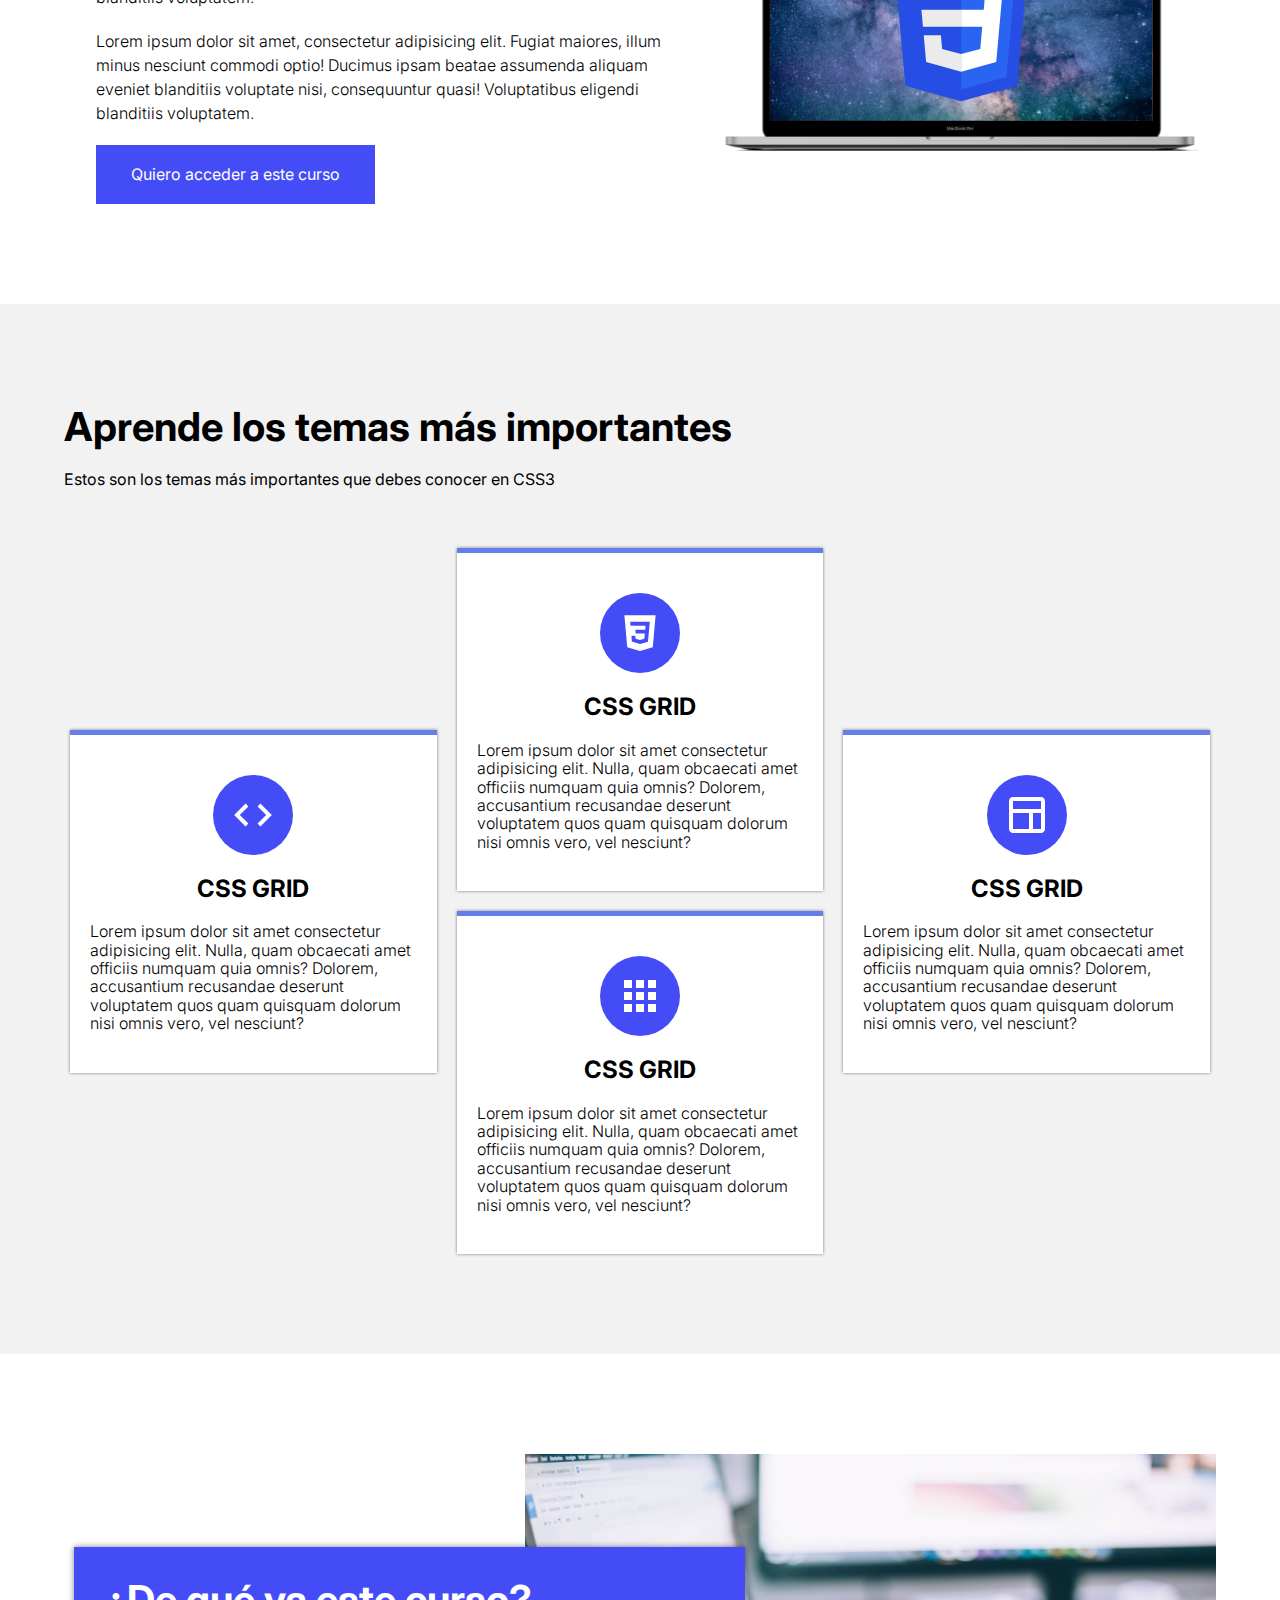
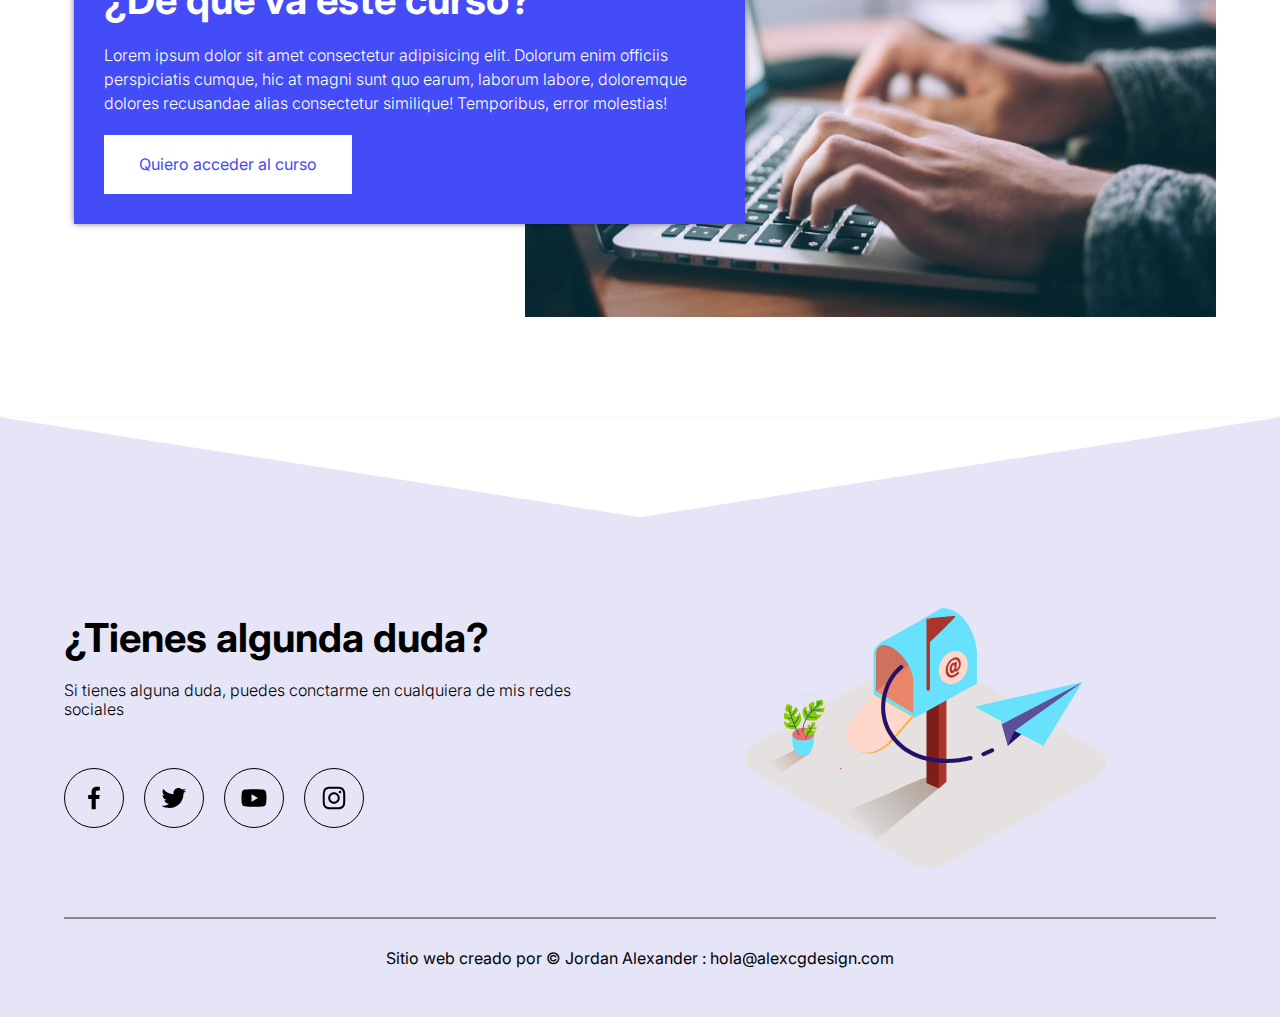
<file: pqguina_wep4/PAGINA WEB DESDE CERO/index.html>
<!DOCTYPE html>
<html lang="es">
<head>
    <meta charset="UTF-8">
    <meta name="viewport" content="width=device-width, initial-scale=1.0">
    <title>Curso CSS3 Desde Cero</title>
    <link rel="shortcut icon" href="assets/fav.png" type="image/x-icon">
    <link rel="stylesheet" href="css/normalize.css">
    <link rel="stylesheet" href="css/style.css">
</head>
<body>
    
    <header class="hero">

        <div class="hero__container container">

            <div class="hero__texts">
                <h1 class="hero__title">Aprende CSS3 Desde Cero</h1>
                <p class="hero__copy">Entiende y domina CSS desde las bases hasta lo más avanzado</p>
                <a href="#" class="hero__cta">Quiero entrar al curso</a>    
            </div>

            <img src="assets/girl-illustration.svg" class="hero__img">

        </div>


    </header>

    <main class="main">

        <section class="instructor container">

            <div class="instructor__container">
                <img src="assets/Jordan.jpeg" class="instructor__img">
                <h2 class="instructor__name">Jordan Alexander Cruz</h2>
                <p class="instructor__tag">Instructor curso CSS3 & Frontend Developer</p>
                <p class="instructor__paragraph">Holaa 🖐, yo seré tu instructor. En este curso aprenderemos CSS3 desde cero, hasta llegar a un nivel avanzado. No te preocupes si no tienes ningún conocimiento previo, en este curso empezaremos desde cero e iremos poco a poco hasta llegar a un nivel miyagi. ¿Listo para comenzar?</p>
            </div>

        </section>

        <section class="about container">

            <div class="about__course">
                <h2 class="title title--border">¿De qué va este curso?</h2>

                <p class="about__paragraph">Lorem ipsum dolor sit amet, consectetur adipisicing elit. Fugiat maiores, illum minus nesciunt commodi optio! Ducimus ipsam beatae assumenda aliquam eveniet blanditiis voluptate nisi, consequuntur quasi! Voluptatibus eligendi blanditiis voluptatem.</p>

                <p class="about__paragraph">Lorem ipsum dolor sit amet, consectetur adipisicing elit. Fugiat maiores, illum minus nesciunt commodi optio! Ducimus ipsam beatae assumenda aliquam eveniet blanditiis voluptate nisi, consequuntur quasi! Voluptatibus eligendi blanditiis voluptatem.</p>

                <a href="#" class="cta">Quiero acceder a este curso</a>
            </div>

            <figure class="about__picture">
                <img src="assets/mockup.svg" class="about__img">
            </figure>

        </section>

        <section class="card">
            <div class="container">

                <h2 class="title">Aprende los temas más importantes</h2>
                <p class="card__copy">Estos son los temas más importantes que debes conocer en CSS3</p>

                <div class="card__container">

                    <div class="card__item">
                        <figure class="card__img">
                            <img src="assets/bxs-grid.svg" class="card__picture">
                        </figure>
                        <h3 class="card__title">CSS GRID</h3>
                        <p class="card__paragraph">Lorem ipsum dolor sit amet consectetur adipisicing elit. Nulla, quam obcaecati amet officiis numquam quia omnis? Dolorem, accusantium recusandae deserunt voluptatem quos quam quisquam dolorum nisi omnis vero, vel nesciunt?</p>
                    </div>

                    <div class="card__item">
                        <figure class="card__img">
                            <img src="assets/bx-layout.svg" class="card__picture">
                        </figure>
                        <h3 class="card__title">CSS GRID</h3>
                        <p class="card__paragraph">Lorem ipsum dolor sit amet consectetur adipisicing elit. Nulla, quam obcaecati amet officiis numquam quia omnis? Dolorem, accusantium recusandae deserunt voluptatem quos quam quisquam dolorum nisi omnis vero, vel nesciunt?</p>
                    </div>

                    <div class="card__item">
                        <figure class="card__img">
                            <img src="assets/bx-code.svg" class="card__picture">
                        </figure>
                        <h3 class="card__title">CSS GRID</h3>
                        <p class="card__paragraph">Lorem ipsum dolor sit amet consectetur adipisicing elit. Nulla, quam obcaecati amet officiis numquam quia omnis? Dolorem, accusantium recusandae deserunt voluptatem quos quam quisquam dolorum nisi omnis vero, vel nesciunt?</p>
                    </div>
                    
                    <div class="card__item">
                        <figure class="card__img">
                            <img src="assets/bxl-css3.svg" class="card__picture">
                        </figure>
                        <h3 class="card__title">CSS GRID</h3>
                        <p class="card__paragraph">Lorem ipsum dolor sit amet consectetur adipisicing elit. Nulla, quam obcaecati amet officiis numquam quia omnis? Dolorem, accusantium recusandae deserunt voluptatem quos quam quisquam dolorum nisi omnis vero, vel nesciunt?</p>
                    </div>

                </div>
            </div>
        </section>

        <section class="course container">

            <figure class="course__picture">
                <img src="assets/web1.jpg" class="course__img">
            </figure>

            <div class="course__about">
                <h2 class="title">¿De qué va este curso?</h2>
                <p class="about__paragraph">Lorem ipsum dolor sit amet consectetur adipisicing elit. Dolorum enim officiis perspiciatis cumque, hic at magni sunt quo earum, laborum labore, doloremque dolores recusandae alias consectetur similique! Temporibus, error molestias!</p>
                <a href="#" class="cta">Quiero acceder al curso</a>
            </div>
        </section>
    </main>

    <footer class="footer">
        <div class="footer__container container">

            <div class="footer__contact">
                <div class="footer__texts">
                    <h2 class="title">¿Tienes algunda duda?</h2>
                    <p class="footer__copy">Si tienes alguna duda, puedes conctarme en cualquiera de mis redes sociales</p>

                    <div class="footer__social">
                        <a href="#" class="footer__link">
                           <img src="assets/bxl-facebook.svg" class="footer__icon">
                        </a>
                        <a href="#" class="footer__link">
                           <img src="assets/bxl-twitter.svg" class="footer__icon">
                        </a>
                        <a href="#" class="footer__link">
                           <img src="assets/bxl-youtube.svg" class="footer__icon">
                        </a>
                        <a href="#" class="footer__link">
                           <img src="assets/bxl-instagram.svg" class="footer__icon">
                        </a>
                    </div>
                </div>

                <figure class="footer__picture">
                    <img src="assets/message-ilustration.svg" class="footer__img">
                </figure>
            </div>

            <p class="footer__copyright">
                Sitio web creado por &copy; Jordan Alexander :
            </p>

        </div>
    </footer>

</body>
</html>
</file>
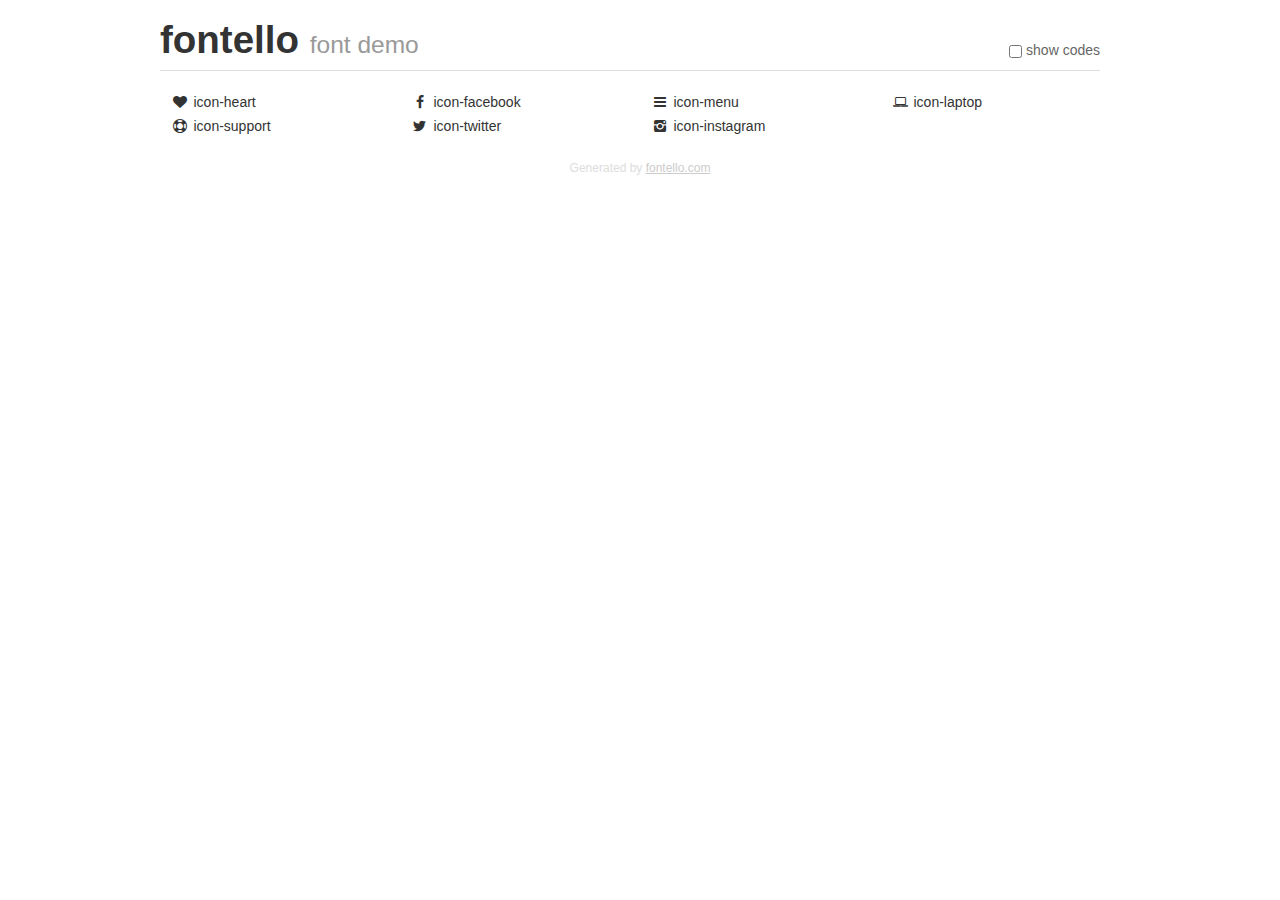
<file: paguina_wep2/Web-Servicio/iconos/demo.html>
<!DOCTYPE html>
<html>
  <head><!--[if lt IE 9]><script language="javascript" type="text/javascript" src="//html5shim.googlecode.com/svn/trunk/html5.js"></script><![endif]-->
    <meta charset="UTF-8"><style>/*
 * Bootstrap v2.2.1
 *
 * Copyright 2012 Twitter, Inc
 * Licensed under the Apache License v2.0
 * http://www.apache.org/licenses/LICENSE-2.0
 *
 * Designed and built with all the love in the world @twitter by @mdo and @fat.
 */
.clearfix {
  *zoom: 1;
}
.clearfix:before,
.clearfix:after {
  display: table;
  content: "";
  line-height: 0;
}
.clearfix:after {
  clear: both;
}
html {
  font-size: 100%;
  -webkit-text-size-adjust: 100%;
  -ms-text-size-adjust: 100%;
}
a:focus {
  outline: thin dotted #333;
  outline: 5px auto -webkit-focus-ring-color;
  outline-offset: -2px;
}
a:hover,
a:active {
  outline: 0;
}
button,
input,
select,
textarea {
  margin: 0;
  font-size: 100%;
  vertical-align: middle;
}
button,
input {
  *overflow: visible;
  line-height: normal;
}
button::-moz-focus-inner,
input::-moz-focus-inner {
  padding: 0;
  border: 0;
}
body {
  margin: 0;
  font-family: "Helvetica Neue", Helvetica, Arial, sans-serif;
  font-size: 14px;
  line-height: 20px;
  color: #333;
  background-color: #fff;
}
a {
  color: #08c;
  text-decoration: none;
}
a:hover {
  color: #005580;
  text-decoration: underline;
}
.row {
  margin-left: -20px;
  *zoom: 1;
}
.row:before,
.row:after {
  display: table;
  content: "";
  line-height: 0;
}
.row:after {
  clear: both;
}
[class*="span"] {
  float: left;
  min-height: 1px;
  margin-left: 20px;
}
.container,
.navbar-static-top .container,
.navbar-fixed-top .container,
.navbar-fixed-bottom .container {
  width: 940px;
}
.span12 {
  width: 940px;
}
.span11 {
  width: 860px;
}
.span10 {
  width: 780px;
}
.span9 {
  width: 700px;
}
.span8 {
  width: 620px;
}
.span7 {
  width: 540px;
}
.span6 {
  width: 460px;
}
.span5 {
  width: 380px;
}
.span4 {
  width: 300px;
}
.span3 {
  width: 220px;
}
.span2 {
  width: 140px;
}
.span1 {
  width: 60px;
}
[class*="span"].pull-right,
.row-fluid [class*="span"].pull-right {
  float: right;
}
.container {
  margin-right: auto;
  margin-left: auto;
  *zoom: 1;
}
.container:before,
.container:after {
  display: table;
  content: "";
  line-height: 0;
}
.container:after {
  clear: both;
}
p {
  margin: 0 0 10px;
}
.lead {
  margin-bottom: 20px;
  font-size: 21px;
  font-weight: 200;
  line-height: 30px;
}
small {
  font-size: 85%;
}
h1 {
  margin: 10px 0;
  font-family: inherit;
  font-weight: bold;
  line-height: 20px;
  color: inherit;
  text-rendering: optimizelegibility;
}
h1 small {
  font-weight: normal;
  line-height: 1;
  color: #999;
}
h1 {
  line-height: 40px;
}
h1 {
  font-size: 38.5px;
}
h1 small {
  font-size: 24.5px;
}
body {
  margin-top: 90px;
}
.header {
  position: fixed;
  top: 0;
  left: 50%;
  margin-left: -480px;
  background-color: #fff;
  border-bottom: 1px solid #ddd;
  padding-top: 10px;
  z-index: 10;
}
.footer {
  color: #ddd;
  font-size: 12px;
  text-align: center;
  margin-top: 20px;
}
.footer a {
  color: #ccc;
  text-decoration: underline;
}
.the-icons {
  font-size: 14px;
  line-height: 24px;
}
.switch {
  position: absolute;
  right: 0;
  bottom: 10px;
  color: #666;
}
.switch input {
  margin-right: 0.3em;
}
.codesOn .i-name {
  display: none;
}
.codesOn .i-code {
  display: inline;
}
.i-code {
  display: none;
}
@font-face {
      font-family: 'fontello';
      src: url('./font/fontello.eot?88894438');
      src: url('./font/fontello.eot?88894438#iefix') format('embedded-opentype'),
           url('./font/fontello.woff?88894438') format('woff'),
           url('./font/fontello.ttf?88894438') format('truetype'),
           url('./font/fontello.svg?88894438#fontello') format('svg');
      font-weight: normal;
      font-style: normal;
    }
     
     
    .demo-icon
    {
      font-family: "fontello";
      font-style: normal;
      font-weight: normal;
      speak: none;
     
      display: inline-block;
      text-decoration: inherit;
      width: 1em;
      margin-right: .2em;
      text-align: center;
      /* opacity: .8; */
     
      /* For safety - reset parent styles, that can break glyph codes*/
      font-variant: normal;
      text-transform: none;
     
      /* fix buttons height, for twitter bootstrap */
      line-height: 1em;
     
      /* Animation center compensation - margins should be symmetric */
      /* remove if not needed */
      margin-left: .2em;
     
      /* You can be more comfortable with increased icons size */
      /* font-size: 120%; */
     
      /* Font smoothing. That was taken from TWBS */
      -webkit-font-smoothing: antialiased;
      -moz-osx-font-smoothing: grayscale;
     
      /* Uncomment for 3D effect */
      /* text-shadow: 1px 1px 1px rgba(127, 127, 127, 0.3); */
    }
     </style>
    <link rel="stylesheet" href="css/animation.css"><!--[if IE 7]><link rel="stylesheet" href="css/fontello-ie7.css"><![endif]-->
    <script>
      function toggleCodes(on) {
        var obj = document.getElementById('icons');
      
        if (on) {
          obj.className += ' codesOn';
        } else {
          obj.className = obj.className.replace(' codesOn', '');
        }
      }
      
    </script>
  </head>
  <body>
    <div class="container header">
      <h1>
        fontello
         <small>font demo</small>
      </h1>
      <label class="switch">
        <input type="checkbox" onclick="toggleCodes(this.checked)">show codes
      </label>
    </div>
    <div id="icons" class="container">
      <div class="row">
        <div title="Code: 0xe800" class="the-icons span3"><i class="demo-icon icon-heart">&#xe800;</i> <span class="i-name">icon-heart</span><span class="i-code">0xe800</span></div>
        <div title="Code: 0xf09a" class="the-icons span3"><i class="demo-icon icon-facebook">&#xf09a;</i> <span class="i-name">icon-facebook</span><span class="i-code">0xf09a</span></div>
        <div title="Code: 0xf0c9" class="the-icons span3"><i class="demo-icon icon-menu">&#xf0c9;</i> <span class="i-name">icon-menu</span><span class="i-code">0xf0c9</span></div>
        <div title="Code: 0xf109" class="the-icons span3"><i class="demo-icon icon-laptop">&#xf109;</i> <span class="i-name">icon-laptop</span><span class="i-code">0xf109</span></div>
      </div>
      <div class="row">
        <div title="Code: 0xf1cd" class="the-icons span3"><i class="demo-icon icon-support">&#xf1cd;</i> <span class="i-name">icon-support</span><span class="i-code">0xf1cd</span></div>
        <div title="Code: 0xf309" class="the-icons span3"><i class="demo-icon icon-twitter">&#xf309;</i> <span class="i-name">icon-twitter</span><span class="i-code">0xf309</span></div>
        <div title="Code: 0xf32d" class="the-icons span3"><i class="demo-icon icon-instagram">&#xf32d;</i> <span class="i-name">icon-instagram</span><span class="i-code">0xf32d</span></div>
      </div>
    </div>
    <div class="container footer">Generated by <a href="http://fontello.com">fontello.com</a></div>
  </body>
</html>
</file>
<file: paguina_wep1/bootstrap/css/styles.css>
.slide img{
    max-height: 100vh;
    object-fit: cover;
}
.cocteles{
    position: relative;
}
.subtitulo{
    position: absolute;
    top: 30px;
    left: 100px;
    font-size: 2rem;
    letter-spacing: 1px;
    font-weight: bold;
    color: yellow;
}

@media (min-width: 576px){
    .subtitulo{
        top: 40px;
        left: 120px;
        font-size: 4rem;
    }   
}

@media (min-width: 992px){
    .subtitulo{
        top: 50px;
        left: 200px;
        font-size: 6rem;
    }   
}
</file>
<file: paguina_wep2/Web-Servicio/iconos/css/fontello.css>
@font-face {
  font-family: 'fontello';
  src: url('../font/fontello.eot?16464424');
  src: url('../font/fontello.eot?16464424#iefix') format('embedded-opentype'),
       url('../font/fontello.woff2?16464424') format('woff2'),
       url('../font/fontello.woff?16464424') format('woff'),
       url('../font/fontello.ttf?16464424') format('truetype'),
       url('../font/fontello.svg?16464424#fontello') format('svg');
  font-weight: normal;
  font-style: normal;
}
/* Chrome hack: SVG is rendered more smooth in Windozze. 100% magic, uncomment if you need it. */
/* Note, that will break hinting! In other OS-es font will be not as sharp as it could be */
/*
@media screen and (-webkit-min-device-pixel-ratio:0) {
  @font-face {
    font-family: 'fontello';
    src: url('../font/fontello.svg?16464424#fontello') format('svg');
  }
}
*/
 
 [class^="icon-"]:before, [class*=" icon-"]:before {
  font-family: "fontello";
  font-style: normal;
  font-weight: normal;
  speak: none;
 
  display: inline-block;
  text-decoration: inherit;
  width: 1em;
  margin-right: .2em;
  text-align: center;
  /* opacity: .8; */
 
  /* For safety - reset parent styles, that can break glyph codes*/
  font-variant: normal;
  text-transform: none;
 
  /* fix buttons height, for twitter bootstrap */
  line-height: 1em;
 
  /* Animation center compensation - margins should be symmetric */
  /* remove if not needed */
  margin-left: .2em;
 
  /* you can be more comfortable with increased icons size */
  /* font-size: 120%; */
 
  /* Font smoothing. That was taken from TWBS */
  -webkit-font-smoothing: antialiased;
  -moz-osx-font-smoothing: grayscale;
 
  /* Uncomment for 3D effect */
  /* text-shadow: 1px 1px 1px rgba(127, 127, 127, 0.3); */
}
 
.icon-heart:before { content: '\e800'; } /* '' */
.icon-facebook:before { content: '\f09a'; } /* '' */
.icon-menu:before { content: '\f0c9'; } /* '' */
.icon-laptop:before { content: '\f109'; } /* '' */
.icon-support:before { content: '\f1cd'; } /* '' */
.icon-twitter:before { content: '\f309'; } /* '' */
.icon-instagram:before { content: '\f32d'; } /* '' */
</file>
<file: paguina_wep2/Web-Servicio/css/menu.css>
*{
    margin: 0;
    padding: 0;
    box-sizing: border-box;
    font-family: arial;
}

header{
    width: 100%;
    height: 60px;
    background: #1e1e1e;
    position: fixed;
    z-index: 100;
}

.img-logo{
    width: 60px;
    margin-left: 10%;
    padding: 10px;
}

.menu{
    width: auto;
    float:right;
    margin-top: 19px;
    margin-right: 10%;
    
}

.menu ul{
    display: flex;
}
.menu li{
    list-style: none;
}

.menu li a{
    padding: 10px;
    text-decoration: none;
    font-size: 18px;
    font-weight: bold;
    color: #b7b7b7;
}

.menu li a:hover{
    color: white;
}

#check{
    display: none;
}
.icon-menu{
    display: none;
}

#check:checked ~ .menu{
    height: 174px;
}

@media screen and (max-width:900px){
    .icon-menu{
        display: block;
        color: white;
        float: right;
        padding: 5px;
        font-size: 24px;
        border: 1px solid #7a7a7a;
        border-radius: 5px;
        margin-top: 10px;
        margin-right: 16px;
    }
    .icon-menu:hover{
        background: #3f3f3f;
        cursor: pointer;
    }
    .menu{
        float: left;
        margin-top: 0px;
        width: 100%;
        height: 0px;
        overflow: hidden;
        background: #1e1e1e;
        transition: all 300ms;
    }
    
    .menu ul{
        flex-direction: column;
    }
    .menu li a{
        display: block;
    }
}
</file>
<file: paguina_wep2/Web-Servicio/css/estilos-index.css>
main{
    position: relative;
    top: 60px;
}

.content-one{
    width: 100%;
}

.content-portada{
    width: 100%;
    height: 600px;
    background-image: url(../images/img1.png);
    background-position: center center;
    background-size: 100%;
    background-repeat: no-repeat;
}
@media screen and (max-width:1500px){
    .content-portada{
        background-size: 2000px;
    }
}

.content-item1{
    width: 700px;
    margin: auto;
    text-align: center;
    position: relative;
    top: 60px;
}

.content-item1 h4{
    color: white;
    font-size: 60px;
    font-weight: 100;
}
.content-item1 h3{
    color: white;
    font-size: 60px;
}

.content-item1 h2{
    color: white;
    font-size: 40px;
    font-weight: 100;
}

@media screen and (max-width:800px){
    .content-item1{
        width: 100%;
    }
}

/*CONTENT TWO*/

.content-two{
    width: 100%;
    padding: 40px;
    background: #f2f2f2;
}

.content-details{
    width: 80%;
    margin: auto;
    display: flex;
    flex-wrap: wrap;
    justify-content: center;
    
}

.content-item2{
    width: 300px;
    text-align: center;
    margin: 20px;
    
}

.icon-heart, .icon-laptop, .icon-support{
    color: #e47171;
    font-size: 40px;
}


/*CONTENT-THREE*/

.content-three{
    width: 100%;
    background: #f7f7f7;
    padding: 40px;
    
}

.content-module{
    width: 80%;
    margin: auto;
    text-align: center;
}

@media screen and (max-width:600px){
    .content-module{
        width: 100%;
    }
}
.content-module h3{
    
}

.content-module img{
    margin-top: 40px;
    transition: all 300ms;
}

.content-module img:hover{
    transform: rotate(-10deg);
    transition: all 300ms;
}

/*CONTENT FOR*/

.content-for{
    width: 100%;
}

.content-item3{
    width: 90%;
    max-width: 800px;
    margin: auto;
    padding: 40px;
    text-align: center;
}

.content-item3 h4{
    text-align: center;
    font-size: 20px;
}
.content-item3 p{
    text-align: center;
    margin-top: 20px;
    color: #7a7a7a;
    font-weight: 500;
}

.content-item3 img{
    width: 100%;
    max-width: 700px;
    margin-top: 30px;
}

/*CONTENT FIVE*/

.content-five{
    width: 100%;
    background: #eb797b;
}

.content-item4{
    width: 90%;
    max-width: 800px;
    padding: 50px;
    margin: auto;
    color: white;
    text-align: center;
}

.content-item4 h4{
    font-size: 20px;
}

.content-item4 p{
    margin-top: 20px;
}
</file>
<file: paguina_wep2/Web-Servicio/css/footer.css>
footer{
    margin-top: 60px;
    padding: 100px;
    text-align: center;
    background: #141414;
}
.icon-twitter, .icon-facebook, .icon-instagram{
    color: #d1d1d1;
    font-size: 40px;
}

.icon-twitter:hover, .icon-facebook:hover, .icon-instagram:hover{
    color: #eb797b;
    cursor: pointer;
}
</file>
<file: paguina_wep2/Web-Servicio/menu.css>
.menu-global {
    background-color: #0e77b5;
    position: sticky;
    top: 0;
    z-index: 1000;
    box-shadow: 0 2px 10px rgba(0, 0, 0, 0.3);
    font-family: Arial, sans-serif;
}

.menu-container {
    display: flex;
    justify-content: space-between;
    align-items: center;
    padding: 0 20px;
    flex-wrap: wrap;
}

.menu-toggle {
    display: none;
    flex-direction: column;
    cursor: pointer;
    padding: 15px;
}

.menu-toggle .bar {
    height: 4px;
    width: 25px;
    background-color: white;
    margin: 3px 0;
    border-radius: 2px;
}

.menu-items {
    display: flex;
    gap: 10px;
}

.menu-item {
    color: white;
    text-decoration: none;
    padding: 15px 20px;
    font-weight: bold;
    transition: background-color 0.3s;
}

.menu-item:hover {
    background-color: #0a5d8c;
    border-radius: 4px;
}

/* Responsive */
@media (max-width: 768px) {
    .menu-toggle {
        display: flex;
    }

    .menu-items {
        flex-direction: column;
        width: 100%;
        display: none;
        background-color: #0e77b5;
    }

    .menu-items.active {
        display: flex;
    }
}
</file>
<file: paguina_wep3/paguina_paso a paso/css/estilos.css>
@import url('https://fonts.googleapis.com/css2?family=Poppins:wght@300;400;600;700&display=swap');

:root {
    --padding-container: 100px 0;
    --color-title: #001A49;
}

body {
    font-family: 'Poppins', sans-serif;
}

.container {
    width: 90%;
    max-width: 1200px;
    margin: 0 auto;
    overflow: hidden;
    padding: var(--padding-container);
}

.hero {
    width: 100%;
    height: 100vh;
    min-height: 600px;
    max-height: 800px;
    position: relative;
    display: grid;
    grid-template-rows: 100px 1fr;
    color: #fff;
}

.hero::before {
    content: "";
    position: absolute;
    top: 0;
    left: 0;
    width: 100%;
    height: 100%;
    background-image: linear-gradient(180deg, #0000008c 0%, #0000008c 100%), url('../images/computer.jpg');
    background-size: cover;
    clip-path: polygon(0 0, 100% 0, 100% 80%, 50% 95%, 0 80%);
    z-index: -1;
}


/* Nav */

.nav {
    --padding-container: 0;
    height: 100%;
    display: flex;
    align-items: center;
}

.nav__title {
    font-weight: 300;
}

.nav__link {
    margin-left: auto;
    padding: 0;
    display: grid;
    grid-auto-flow: column;
    grid-auto-columns: max-content;
    gap: 2em;
}

.nav__items {
    list-style: none;
}

.nav__links {
    color: #fff;
    text-decoration: none;
}

.nav__menu {
    margin-left: auto;
    cursor: pointer;
    display: none;
}

.nav__img {
    display: block;
    width: 30px;
}


.nav__close {
    display: var(--show, none);
}


/* Hero container */

.hero__container {
    max-width: 800px;
    --padding-container: 0;
    display: grid;
    grid-auto-rows: max-content;
    align-content: center;
    gap: 1em;
    padding-bottom: 100px;
    text-align: center;
}

.hero__title {
    font-size: 3rem;
}

.hero__paragraph {
    margin-bottom: 20px;
}

.cta {
    display: inline-block;
    background-color: #2091F9;
    justify-self: center;
    color: #fff;
    text-decoration: none;
    padding: 13px 30px;
    border-radius: 32px;
}

/* About */

.about {
    text-align: center;
}

.subtitle {
    color: var(--color-title);
    font-size: 2rem;
    margin-bottom: 25px;
}


.about__paragraph {
    line-height: 1.7;
}

.about__main {
    padding-top: 80px;
    display: grid;
    width: 90%;
    margin: 0 auto;
    gap: 1em;
    overflow: hidden;
    grid-template-columns: repeat(auto-fit, minmax(260px, auto));
}


.about__icons {
    display: grid;
    gap: 1em;
    justify-items: center;
    width: 260px;
    overflow: hidden;
    margin: 0 auto;
}

.about__icon {
    width: 40px;
}

/* Knowledge */

.knowledge {
    background-color: #e5e5f7;
    background-image: radial-gradient(#444cf7 0.5px, transparent 0.5px), radial-gradient(#444cf7 0.5px, #e5e5f7 0.5px);
    background-size: 20px 20px;
    background-position: 0 0, 10px 10px;
    overflow: hidden;
}

.knowledge__container{
    display: grid;
    grid-template-columns: 1fr 1fr;
    gap: 1em;
    align-items: center;
}

.knowledge__picture{
    max-width: 500px;
}

.knowledge__paragraph{
    line-height: 1.7;
    margin-bottom: 15px;
}

.knowledge__img{
    width: 100%;
    display: block;
}

/* price */

.price{
    text-align: center;
}

.price__table{
    padding-top: 60px;
    display: flex;
    flex-wrap: wrap;
    gap: 2.5em;
    justify-content: space-evenly;
    align-items: center;
}

.price__element{
    background-color: #e5e5f7;
    text-align: center;
    border-radius: 10px;
    width: 330px;
    padding: 40px;
    --color-plan: #696871;
    --color-price: #1D293F;
    --bg-cta: #fff;
    --color-cta: #5454D4;
    --color-items: #696871;
}

.price__element--best{
    width: 370px;
    padding: 60px 40px;
    background-color: #FF7143;
    --color-plan: rgb(255 255 255 / 75%);
    --color-price: #fff;
    --bg-cta: #9F3919;
    --color-cta: #FFF;
    --color-items: #fff;
}


.price__name{
    color: var(--color-plan);
    margin-bottom: 15px;
    font-weight: 300;
}

.price__price{
    font-size: 2.5rem;
    color: var(--color-price);
}

.price__items{
    margin-top: 35px;
    display: grid;
    gap: 1em;
    font-weight: 300;
    font-size: 1.2rem;
    margin-bottom: 50px;
    color: var(--color-items);
}

.price__cta{
    display: block;
    padding: 20px 0;
    border-radius: 10px;
    text-decoration: none;
    background-color: var(--bg-cta);
    font-weight: 600;
    color: var(--color-cta);
    box-shadow: 0 0 1px rgba(0, 0, 0, .5);
}

/* Testimony */

.testimony{
    background-color: #e5e5f7;
}

.testimony__container{
    display: grid;
    grid-template-columns: 50px 1fr 50px;
    gap: 1em;
    align-items: center;
}

.testimony__body{
    display: grid;
    grid-template-columns: 1fr max-content;
    justify-content: space-between;
    align-items: center;
    gap: 2em;
    grid-column: 2/3;
    grid-row: 1/2;
    opacity: 0;
    pointer-events: none;
}


.testimony__body--show{
    pointer-events: unset;
    opacity: 1;
    transition: opacity 1.5s ease-in-out;
}

.testimony__img{
    width: 250px;
    height: 250px;
    border-radius: 50%;
    object-fit: cover;
    object-position: 50% 30%;
}

.testimony__texts{
    max-width: 700px;
}

.testimony__course{
    background-color: royalblue;
    color: #fff;
    display: inline-block;
    padding: 5px;
}

.testimony__arrow{
    width: 90%;
    cursor: pointer;
}

/* Questions */

.questions{
    text-align: center;
}

.questions__container{
    display: grid;
    gap: 2em;
    padding-top: 50px;
    padding-bottom: 100px;
}

.questions__padding{
    padding: 0;
    transition: padding .3s;
    border: 1px solid #5454D4;
    border-radius: 6px;
}

.questions__padding--add{
    padding-bottom: 30px;
}

.questions__answer{
    padding: 0 30px 0;
    overflow: hidden;
}

.questions__title{
    text-align: left;
    display: flex;
    font-size: 20px;
    padding: 30px 0 30px;
    cursor: pointer;
    color: var(--color-title);
    justify-content: space-between;
}

.questions__arrow{
    border-radius: 50%;
    background-color: var(--color-title);
    width: 25px;
    height: 25px;
    display: flex;
    justify-content: center;
    align-items: center;
    align-self: flex-end;
    margin-left: 10px;
    transition:  transform .3s;
}

.questions__arrow--rotate{
    transform: rotate(180deg);
}

.questions__show{
    text-align: left;
    height: 0;
    transition: height .3s;
}

.questions__img{
    display: block;
}

.questions__copy{
    width: 60%;
    margin: 0 auto;
    margin-bottom: 30px;
}

/* Footer */

.footer{
    background-color: #1D293F;
}

.footer__title{
    font-weight: 300;
    font-size: 2rem;
    margin-bottom: 30px;
}

.footer__title, .footer__newsletter{
    color: #fff;
}


.footer__container{
    display: flex;
    justify-content: space-between;
    align-items: center;
    border-bottom: 1px solid #fff;
    padding-bottom: 60px;
}

.nav--footer{
    padding-bottom: 20px;
    display: grid;
    gap: 1em;
    grid-auto-flow: row;
    height: 100%;
}

.nav__link--footer{
    display: flex;
    margin: 0;
    margin-right: 20px;
    flex-wrap: wrap;
}

.footer__inputs{
    margin-top: 10px;
    display: flex;
    overflow: hidden;
}

.footer__input{
    background-color: #fff;
    height: 50px;
    display: block;
    padding-left: 10px;
    border-radius: 6px;
    font-size: 1rem;
    outline: none;
    border: none;
    margin-right: 16px;
}

.footer__submit{
    margin-left: auto;
    display: inline-block;
    height: 50px;
    padding: 0 20px ;
    background-color: #2091F9;
    border: none;
    font-size: 1rem;
    color: #fff;
    border-radius: 6px;
    cursor: pointer;
}

.footer__copy{
    --padding-container: 30px 0;
    text-align: center;
    color: #fff;
}

.footer__copyright{
    font-weight: 300;
}

.footer__icons{
    margin-bottom: 10px;
}

.footer__img{
    width: 30px;
}

/* Media queries */

@media (max-width:800px){
    .nav__menu{
        display: block;
    }

    .nav__link--menu{
        position: fixed;
        background-color: #000;
        top: 0;
        left: 0;
        height: 100%;
        width: 100%;
        display: flex;
        flex-direction: column;
        justify-content: space-evenly;
        align-items: center;
        z-index: 100;
        opacity: 0;
        pointer-events: none;
        transition: .7s opacity;
    }

    .nav__link--show{
        --show: block;
        opacity:1 ;
        pointer-events: unset;
    }

    .nav__close{
        position: absolute;
        top: 30px;
        right: 30px;
        width: 30px;
        cursor: pointer;
    }

    .hero__title{
        font-size: 2.5rem;
    }


    .about__main{
        gap: 2em;
    }

    .about__icons:last-of-type{
        grid-column: 1/-1;
    }


    .knowledge__container{
        grid-template-columns: 1fr;
        grid-template-rows: max-content 1fr;
        gap: 3em;
        text-align: center;
    }

    .knowledge__picture{
        grid-row: 1/2;
        justify-self: center;
    }

    .testimony__container{
        grid-template-columns: 30px 1fr 30px;
    }

    .testimony__body{
        grid-template-columns: 1fr;
        grid-template-rows: max-content max-content;
        gap: 3em;
        justify-items:center ;
    }


    .testimony__img{
        width: 200px;
        height: 200px;
        
    }

    .questions__copy{
        width: 100%;
    }

    .footer__container{
        flex-wrap: wrap;
    }

    .nav--footer{
        width: 100%;
        justify-items: center;
    }

    .nav__link--footer{
        width: 100%;
        justify-content: space-evenly;
        margin: 0;
    }

    .footer__form{
        width: 100%;
        justify-content: space-evenly;
    }

    .footer__input{
        flex: 1;
    }

}

@media (max-width:600px){
    .hero__title{
        font-size: 2rem;
    }

    .hero__paragraph{
        font-size: 1rem;
    }

    .subtitle{
        font-size: 1.8rem;
    }

    .price__element{
        width: 90%;
    }

    .price__element--best{
        width: 90%;
        /* padding: 40px; */
    }

    .price__price{
        font-size: 2rem;
    }

    .testimony{
        --padding-container: 60px 0;
    }

    .testimony__container{
        grid-template-columns: 28px 1fr 28px;
        gap: .9em;
    }

    .testimony__arrow{
        width: 100%;
    }

    .testimony__course{
        margin-top: 15px;
    }

    .questions__title{
        font-size: 1rem;
    }

    .footer__title{
        justify-self: start;
        margin-bottom: 15px;
    }

    .nav--footer{
        padding-bottom: 60px;
    }

    .nav__link--footer{
        justify-content: space-between;
    }

    .footer__inputs{
        flex-wrap: wrap;
    }

    .footer__input{
        flex-basis: 100%;
        margin: 0;
        margin-bottom: 16px;
    }

    .footer__submit{
        margin-right: auto;
        margin-left: 0;
        

        /* 
        margin:0;
        width: 100%;
        */
    }
}
</file>
<file: paguina_wep_eredar/localStorage/estilos.css>
.glyphicon-trash {
    color:red;
}
</file>
<file: paguina_wep_eredar/localStorage/menu.css>
.menu-global {
    background-color: #0e77b5;
    position: sticky;
    top: 0;
    z-index: 1000;
    box-shadow: 0 2px 10px rgba(0, 0, 0, 0.3);
    font-family: Arial, sans-serif;
}

.menu-container {
    display: flex;
    justify-content: space-between;
    align-items: center;
    padding: 0 20px;
    flex-wrap: wrap;
}

.menu-toggle {
    display: none;
    flex-direction: column;
    cursor: pointer;
    padding: 15px;
}

.menu-toggle .bar {
    height: 4px;
    width: 25px;
    background-color: white;
    margin: 3px 0;
    border-radius: 2px;
}

.menu-items {
    display: flex;
    gap: 10px;
}

.menu-item {
    color: white;
    text-decoration: none;
    padding: 15px 20px;
    font-weight: bold;
    transition: background-color 0.3s;
}

.menu-item:hover {
    background-color: #0a5d8c;
    border-radius: 4px;
}

/* Responsive */
@media (max-width: 768px) {
    .menu-toggle {
        display: flex;
    }

    .menu-items {
        flex-direction: column;
        width: 100%;
        display: none;
        background-color: #0e77b5;
    }

    .menu-items.active {
        display: flex;
    }
}
</file>
<file: pqguina_wep4/PAGINA WEB DESDE CERO/css/style.css>
@import url('https://fonts.googleapis.com/css2?family=Inter:wght@300;400;700&display=swap');

:root{
    --color-primary: #444CF7;
    --color-title: #000;
    --align-title: left;
    --padding-container: 100px 0;
    --width-container: 90%;
    --max-width-container: 1200px;
    --color-btn: #444CF7;
    --text-btn: #fff;
    --padding-btn: 20px 35px;
    --height-shape:18em;
}


body{
    font-family: 'Inter', sans-serif;
    background-color: #E5E5F7;
    opacity: 1;
    background-image:  radial-gradient(#444CF7 0.7000000000000001px, transparent 0.7000000000000001px), radial-gradient(#444CF7 0.7000000000000001px, #E5E5F7 0.7000000000000001px);
    background-size: 28px 28px;
    background-position: 0 0,14px 14px;
}

.container{
    width: 90%;
    max-width: var(--max-width-container);
    padding: var(--padding-container);
    margin: 0 auto;
    overflow: hidden;
}

.hero{
    height: 100vh;
    min-height: 500px;
    position: relative;
    --padding-container: 0;
}

.hero::after{
    content: "";
    display: block;
    position: absolute;
    height: var(--height-shape);
    width: 100%;
    bottom: 0;
    left: 0;
    background: #fff;
    z-index: -1;
    clip-path: polygon(0 100%, 100% 100%, 100% 0);

}

.hero__container{
    display: grid;
    height: 100%;
    grid-template-columns: 3fr 2fr;
    place-items: center;
    gap: 20px;
}

.hero__title{
    font-size: 4rem;
}

.hero__copy{
    font-size: 1.2rem;
    margin: 25px 0;
}

.hero__cta{
    display: inline-block;
    background: var(--color-btn);
    color: #fff;
    padding: var(--padding-btn);
    text-align: center;
    text-decoration: none;
}

.hero__img{
    width: 95%;
}

/* Main */

.main{
    background: #fff;
}

.title{
    font-size: 2.5rem;
    text-align: var(--align-title);
    color: var(--color-title);
}

.title--border::after{
    content: "";
    display: block;
    width: 100px;
    margin-top: 20px;
    height: 4px;
    background-color: var(--color-primary);
}


.cta{
    display: inline-block;
    background: var(--color-btn);
    color: var(--text-btn);
    padding: var(--padding-btn);
    text-align: center;
    text-decoration: none;
}


/* Instrcutor */

.instructor{
    text-align: center;
    border-bottom: 2px solid #ccc;
    --padding-container: 30px 0 60px;
}

.instructor__container{
    width: 70%;
    margin: 0 auto;
}

.instructor__name{
    margin: 20px 0;
}

.instructor__tag{
    font-weight: 700;
    color: var(--color-primary);
    margin-bottom: 20px;
}

.instructor__paragraph{
    text-align: left;
    line-height: 1.5;
    font-style: italic;
    color: #615a5a;
}

.instructor__img{
    width: 150px;
    height: 150px;
    border-radius: 50%;
    object-fit: cover;
    object-position: top;
}

/* about */

.about{
    display: grid;
    grid-template-columns: 5fr 4fr;
    place-items: center;
}

.about__course{
    width: 90%;
}

.about__paragraph{
    margin: 20px 0;
    line-height: 1.5;
    font-weight: 300;
}

.about__picture{
    text-align: center;
}

.about__img{
    width: 95%;
}

/* Card */

.card{
    background: #f2f2f2;
}

.card__copy{
    margin-top: 20px;
}

.card__container{
    width: 99%;
    margin: 0 auto;
    margin-top: 60px;
    display: grid;
    grid-template-columns: repeat(3,1fr);
    grid-template-rows: repeat(4,1fr);
    gap: 20px;
    grid-template-areas: 
    ".      card1   .    "
    "card2  card1   card3"
    "card2  card4   card3"
    ".      card4   .   ";
}

.card__item{
    padding: 20px;
    background: #fff;
    border-top: 5px solid #667eea;
    box-shadow: 0 0 3px rgba(0, 0, 0, .5);
    display: flex;
    flex-direction: column;
    align-items: center;
}

.card__img{
    background: var(--color-primary);
    margin-top: 20px;
    width: 80px;
    height: 80px;
    border-radius: 50%;
    display: flex;
    justify-content: center;
    align-items: center;
}

.card__title{
    margin: 20px 0;
    font-size: 1.5rem;
}

.card__paragraph{
    font-weight: 300;
    margin-bottom: 20px;
}

.card__item:nth-last-of-type(1){
    grid-area: card1;
}

.card__item:nth-last-of-type(2){
    grid-area: card2;
}

.card__item:nth-last-of-type(3){
    grid-area: card3;
}

.card__item:nth-last-of-type(4){
    grid-area: card4;
}

/* course */

.course{
    --color-title: #fff;
    --color-btn: #fff;
    --text-btn: #444cf7;
    color: var(--color-title);
    display: grid;
    grid-template-columns: repeat(5, 1fr);
    grid-template-rows: repeat(5, 1fr);
    /* align-items: center; */
}

.course__about{
    z-index: 100;
    align-self: center;
    width: 97%;
    margin: 0 auto;
    padding: 30px;
    box-shadow: 0 0 6px rgba(0, 0, 0, .5);
    background: var(--color-primary);
    grid-column: 1/4;
    grid-row: 2/-2;
}

.course__picture{
  
    margin:0;
    grid-column: 3/-1;
    grid-row: 1/-1;
}

.course__img{
    width: 100%;
    height: 100%;
    object-fit: cover;
}

.course__picture--right{
    grid-column: 1/4;
}

.course__about--left{
    grid-column: 3/-1;
}

/* Footer */

.footer{
    position: relative;
    --padding-container: 160px 0 50px ;

}


.footer::before{
    content: "";
    position: absolute;
    width: 100%;
    height: 100px;
    background: #fff;
    top: 0;
    left: 0;
    clip-path: polygon(0 0, 100% 0, 50% 100%);

}

.footer__contact{
    display: grid;
    grid-template-columns: repeat(2, 1fr);
    gap: 20px;
    place-items: center;
    margin-bottom: 30px;
}

.footer__copy{
    margin: 20px 0;
    font-weight: 300;
}

.footer__social{
    display: flex;
    padding-top: 30px;
    flex-wrap: wrap;
}

.footer__link{
    width: 60px;
    height: 60px;
    border: 1px solid #000;
    border-radius: 50%;
    margin-right: 20px;
    margin-bottom: 20px;
    display: flex;
    justify-content: center;
    align-items: center;
}

.footer__icon{
    width: 30px;
}


.footer__picture{
    margin: 0;
}

.footer__img{
    width: 100%;
}

.footer__copyright{
    padding-top: 30px;
    border-top: 2px solid #918484;
    text-align: center;
}

.footer__copyright::after{
    content: " hola@alexcgdesign.com";
}

@media screen and (max-width:768px){
    :root{
        --height-shape:14em;
    }

    /* Agregue un height auto, porque no habia espacio disponible
    para la imagen y los elementos */
    .hero{
        min-height: 100vh;
        height: auto;
    }

     /* La primera fila tendrá una fila, definida por el 
     tamaño de su contenido "max-content" */

    .hero__container{
        --padding-container: 60px 0;
        grid-template-columns: 1fr;
        grid-template-rows: max-content 1fr;
    }

     /* Quite el height y limite el width de la imagen */
    .hero__img{
        order: -1;
        max-width: 300px;
    }

    .hero__title{
        font-size: 3.8rem;
    }

    /* About */

    .about{
        grid-template-columns: 1fr;
        grid-template-rows: max-content 1fr;
        gap: 80px;
    }

    .about__course{
        width: 100%;
    }

    .about__picture{
        order: -1;
    }

    .about__img{
        width: 100%;
    }

    /* Card */

    .card__container{
        grid-template-columns: repeat(2,1fr);
        grid-template-rows: repeat(5,1fr);
        gap: 15px;
        grid-template-areas: 
        "card1      ."
        "card1  card2"
        "card3  card2"
        "card3  card4"
        ".      card4";
    }


    /* Course */

    .course{
        grid-template-columns: repeat(6,1fr);
    }

    .course__about{
        grid-column: 1/6;
    }

    .course__about--left{
        grid-column: 2/-1;
    }

    .course__picture{
        grid-column: 2/-1;
    }

    .course__picture--right{
        grid-column: 1/6;
    }

    .footer__contact{
        grid-template-columns: 1fr;
    }

    .footer__texts{
        order: 1;
        --align-title: center;
    }

    .footer__social{
        justify-content: space-evenly;
    }
}

@media screen and (max-width: 500px){
    :root{
        --padding-btn: 20px 0;
    }


    .hero__container{
        --padding-container: 45px 0;
    }

    .hero__texts{
        text-align: center;
    }

    .hero__title{
        font-size: 3rem;
    }

    .hero__cta{
        display: block;
        width: 90%;
        margin: 0 auto;
    }

    .title{
        font-size: 2rem;
    }

    .cta{
        display: block;
    }

    /* Instructor */

    .instructor{
        --padding-container: 60px 0;
    }

    .instructor__container{
        width: 90%;
    }

    /* About */

    .about{
        gap: 40px;
    }

    .about__course{
        width: 100%;
    }

    /* Card */

    .card__container{
        width: 97%;
        grid-template-columns: 1fr;
        grid-template-rows: repeat(4,1fr);
        grid-template-areas: 
        "card1"
        "card2"
        "card3"
        "card4";
    }

    /* Course */

    .course{
        grid-template-columns: 1fr;
        --padding-container: 80px 0 30px;
    }

    .course--modifier{
        --padding-container:0 0 80px;
    }

    .course__about{
        padding: 20px 20px;
        width: 95%;
        grid-column: 1/-1;
        grid-row: 1/-1;
    }

    .course__picture{
        display: none;
    }
    

}
</file>
<file: paguina_wep2/Web-Servicio/iconos/css/fontello-ie7.css>
[class^="icon-"], [class*=" icon-"] {
  font-family: 'fontello';
  font-style: normal;
  font-weight: normal;
 
  /* fix buttons height */
  line-height: 1em;
 
  /* you can be more comfortable with increased icons size */
  /* font-size: 120%; */
}
 
.icon-heart { *zoom: expression( this.runtimeStyle['zoom'] = '1', this.innerHTML = '&#xe800;&nbsp;'); }
.icon-facebook { *zoom: expression( this.runtimeStyle['zoom'] = '1', this.innerHTML = '&#xf09a;&nbsp;'); }
.icon-menu { *zoom: expression( this.runtimeStyle['zoom'] = '1', this.innerHTML = '&#xf0c9;&nbsp;'); }
.icon-laptop { *zoom: expression( this.runtimeStyle['zoom'] = '1', this.innerHTML = '&#xf109;&nbsp;'); }
.icon-support { *zoom: expression( this.runtimeStyle['zoom'] = '1', this.innerHTML = '&#xf1cd;&nbsp;'); }
.icon-twitter { *zoom: expression( this.runtimeStyle['zoom'] = '1', this.innerHTML = '&#xf309;&nbsp;'); }
.icon-instagram { *zoom: expression( this.runtimeStyle['zoom'] = '1', this.innerHTML = '&#xf32d;&nbsp;'); }
</file>
<file: paguina_wep2/Web-Servicio/iconos/css/animation.css>
/*
   Animation example, for spinners
*/
.animate-spin {
  -moz-animation: spin 2s infinite linear;
  -o-animation: spin 2s infinite linear;
  -webkit-animation: spin 2s infinite linear;
  animation: spin 2s infinite linear;
  display: inline-block;
}
@-moz-keyframes spin {
  0% {
    -moz-transform: rotate(0deg);
    -o-transform: rotate(0deg);
    -webkit-transform: rotate(0deg);
    transform: rotate(0deg);
  }

  100% {
    -moz-transform: rotate(359deg);
    -o-transform: rotate(359deg);
    -webkit-transform: rotate(359deg);
    transform: rotate(359deg);
  }
}
@-webkit-keyframes spin {
  0% {
    -moz-transform: rotate(0deg);
    -o-transform: rotate(0deg);
    -webkit-transform: rotate(0deg);
    transform: rotate(0deg);
  }

  100% {
    -moz-transform: rotate(359deg);
    -o-transform: rotate(359deg);
    -webkit-transform: rotate(359deg);
    transform: rotate(359deg);
  }
}
@-o-keyframes spin {
  0% {
    -moz-transform: rotate(0deg);
    -o-transform: rotate(0deg);
    -webkit-transform: rotate(0deg);
    transform: rotate(0deg);
  }

  100% {
    -moz-transform: rotate(359deg);
    -o-transform: rotate(359deg);
    -webkit-transform: rotate(359deg);
    transform: rotate(359deg);
  }
}
@-ms-keyframes spin {
  0% {
    -moz-transform: rotate(0deg);
    -o-transform: rotate(0deg);
    -webkit-transform: rotate(0deg);
    transform: rotate(0deg);
  }

  100% {
    -moz-transform: rotate(359deg);
    -o-transform: rotate(359deg);
    -webkit-transform: rotate(359deg);
    transform: rotate(359deg);
  }
}
@keyframes spin {
  0% {
    -moz-transform: rotate(0deg);
    -o-transform: rotate(0deg);
    -webkit-transform: rotate(0deg);
    transform: rotate(0deg);
  }

  100% {
    -moz-transform: rotate(359deg);
    -o-transform: rotate(359deg);
    -webkit-transform: rotate(359deg);
    transform: rotate(359deg);
  }
}
</file>
